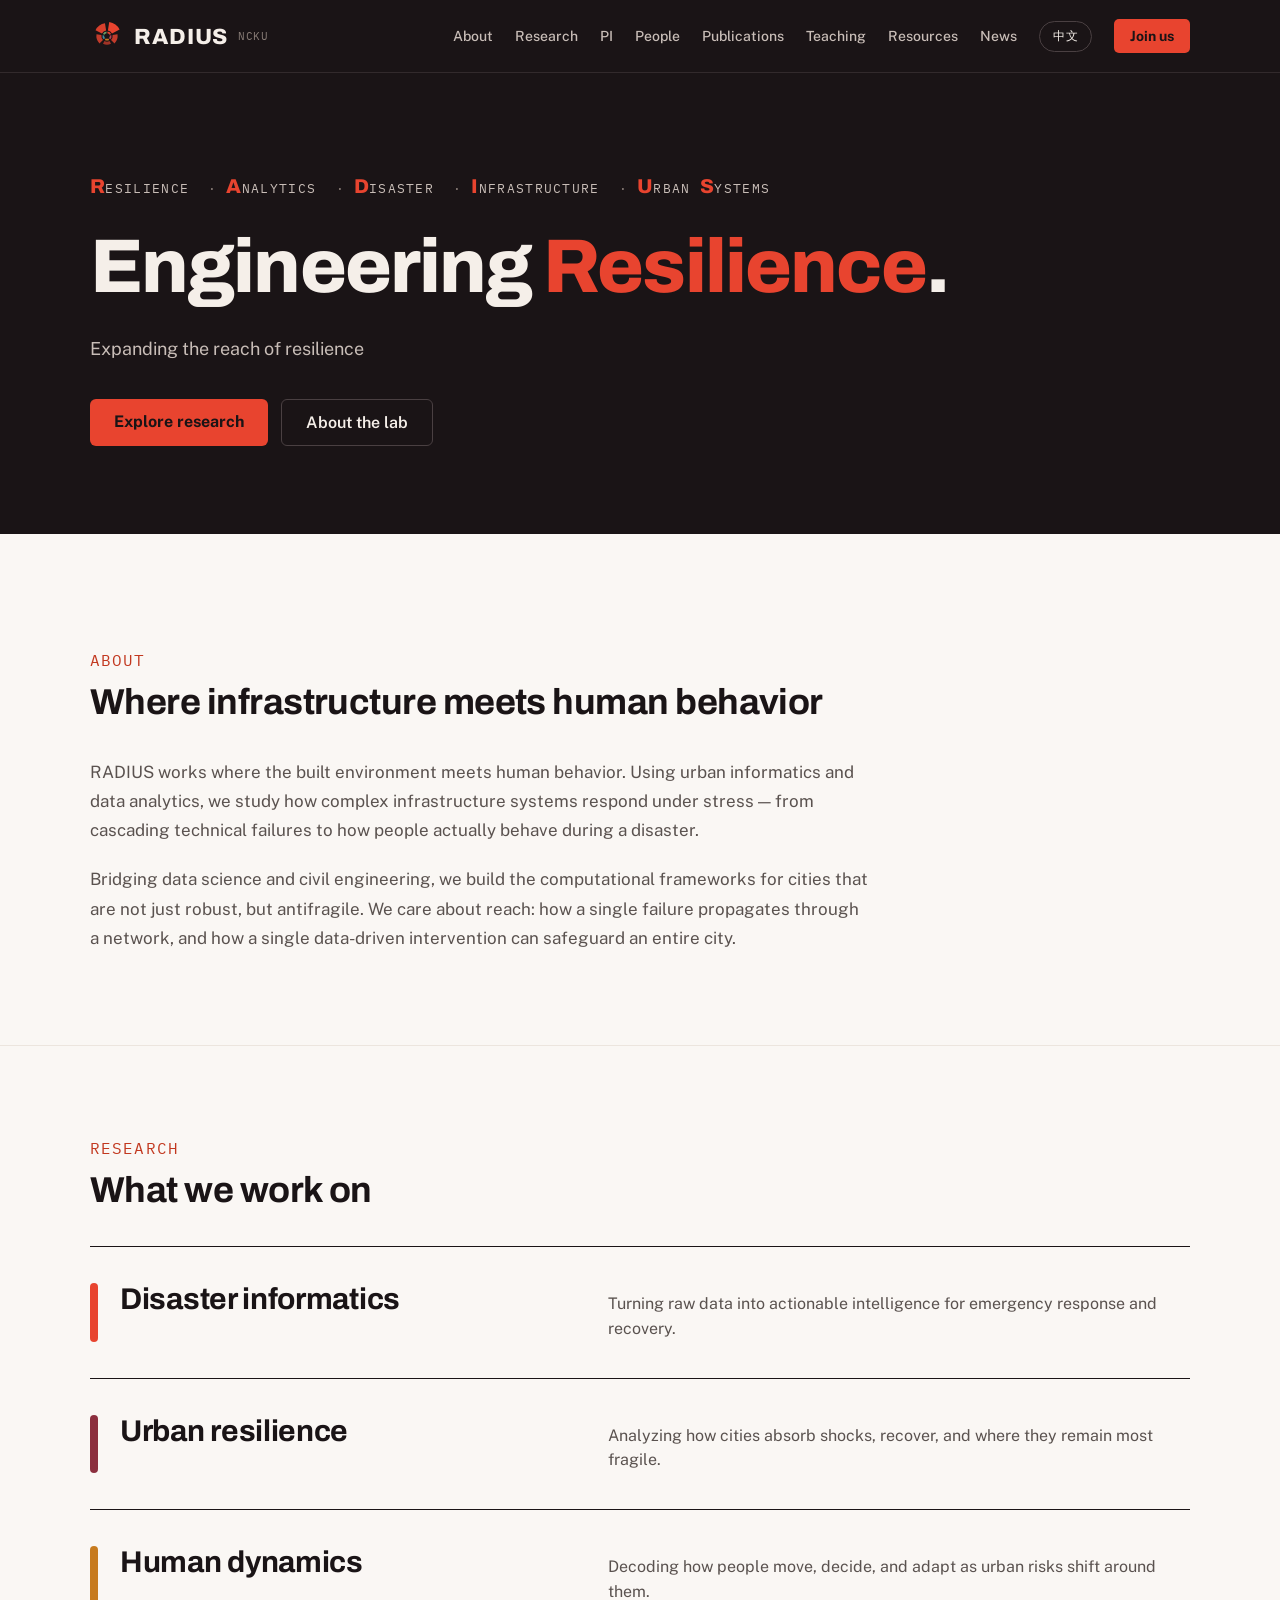
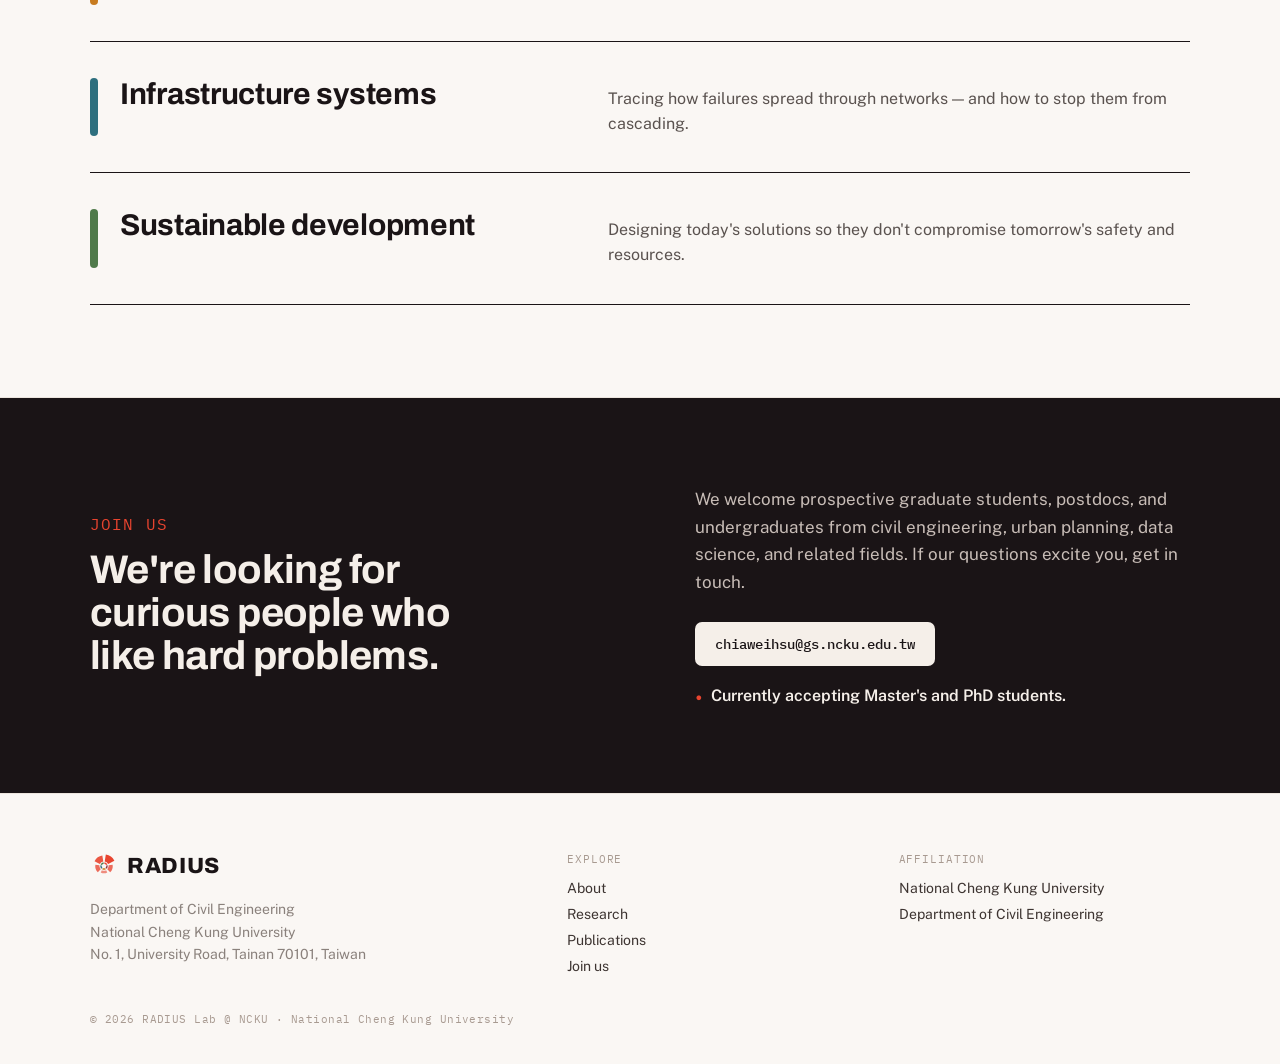
<file: index.html>
<!DOCTYPE html>
<html lang="en" data-lang="en">
<head>
  <meta charset="UTF-8" />
  <meta name="viewport" content="width=device-width, initial-scale=1.0" />
  <title>RADIUS Lab @ NCKU</title>
  <meta name="description" content="RADIUS Lab @ NCKU — engineering urban resilience where infrastructure meets human behavior, through data analytics and disaster informatics. Department of Civil Engineering, National Cheng Kung University." />

  <!-- Latin fonts are served from this repository (fonts/), so the page looks
       identical on every machine even with no internet. Chinese still comes
       from Google's CDN — see the note at the bottom of fonts-selfhost.css. -->
  <!-- Icons. The SVG favicon is used by modern browsers; the PNGs are the
       fallback, and apple-touch-icon is the iOS home-screen tile. -->
  <link rel="icon" href="assets/favicon.svg" type="image/svg+xml" />
  <link rel="icon" href="assets/favicon-32.png" sizes="32x32" type="image/png" />
  <link rel="icon" href="assets/favicon-16.png" sizes="16x16" type="image/png" />
  <link rel="apple-touch-icon" href="assets/apple-touch-icon.png" />

  <!-- Link preview card, shown when the site is shared on Slack, X, LINE. -->
  <meta property="og:type" content="website" />
  <meta property="og:title" content="RADIUS Lab @ NCKU" />
  <meta property="og:description" content="RADIUS Lab @ NCKU — engineering urban resilience where infrastructure meets human behavior, through data analytics and disaster informatics. Department of Civil Engineering, National Cheng Kung University." />
  <meta property="og:url" content="https://radiusncku.github.io/" />
  <meta property="og:image" content="https://radiusncku.github.io/assets/og-image.png" />
  <meta name="twitter:card" content="summary_large_image" />

  <link rel="stylesheet" href="fonts-selfhost.css" />
  <link rel="preconnect" href="https://fonts.googleapis.com" />
  <link rel="preconnect" href="https://fonts.gstatic.com" crossorigin />
  <link href="https://fonts.googleapis.com/css2?family=Noto+Sans+TC:wght@400;500;700;900&display=swap" rel="stylesheet" />

  <link rel="stylesheet" href="styles.css" />
  <script src="script.js" defer></script>

  <!-- NOTE: this file is the page skeleton. The text content comes from
       content.en.json / content.zh.json and is inserted by build.py.
       Do NOT edit index.html by hand — edit the JSON files and re-run build.py. -->
</head>
<body>
  <header class="site-nav">
    <div class="nav-inner">
      <a class="brand" href="index.html">
        <img class="brand-icon" src="assets/icon-full-reversed.svg" alt="" width="34" height="34" />
        <span class="brand-name">RADIUS</span>
        <span class="brand-sub">NCKU</span>
      </a>
      <button class="nav-toggle" type="button" data-nav-toggle aria-label="Menu" aria-expanded="false">
        <span></span><span></span><span></span>
      </button>
      <nav class="nav-links">
        <a class="nav-link active" href="index.html#about"><span data-en>About</span><span data-zh>關於</span></a>
        <a class="nav-link" href="index.html#research"><span data-en>Research</span><span data-zh>研究</span></a>
        <a class="nav-link" href="pi.html"><span data-en>PI</span><span data-zh>主持人</span></a>
        <a class="nav-link" href="people.html"><span data-en>People</span><span data-zh>成員</span></a>
        <a class="nav-link" href="publications.html"><span data-en>Publications</span><span data-zh>著作</span></a>
        <a class="nav-link" href="teaching.html"><span data-en>Teaching</span><span data-zh>教學</span></a>
        <a class="nav-link" href="resources.html"><span data-en>Resources</span><span data-zh>資源</span></a>
        <a class="nav-link" href="news.html"><span data-en>News</span><span data-zh>消息</span></a>
        <button class="lang-toggle" type="button" data-lang-toggle aria-label="Switch language">
          <span data-en>中文</span><span data-zh>EN</span>
        </button>
        <a class="btn-join" href="index.html#join"><span data-en>Join us</span><span data-zh>加入我們</span></a>
      </nav>
    </div>
  </header>

  <section class="hero" id="top">
    <div class="container">
      <p class="acronym">
        <span class="acr-part"><span class="acr-word" data-en><span class="acr-cap">R</span>esilience</span><span class="acr-word" data-zh><span class="acr-cap">R</span>韌性</span></span>
        <span class="acr-part"><span class="acr-word" data-en><span class="acr-cap">A</span>nalytics</span><span class="acr-word" data-zh><span class="acr-cap">A</span>數據分析</span></span>
        <span class="acr-part"><span class="acr-word" data-en><span class="acr-cap">D</span>isaster</span><span class="acr-word" data-zh><span class="acr-cap">D</span>災害</span></span>
        <span class="acr-part"><span class="acr-word" data-en><span class="acr-cap">I</span>nfrastructure</span><span class="acr-word" data-zh><span class="acr-cap">I</span>基礎設施</span></span>
        <span class="acr-part"><span class="acr-word" data-en><span class="acr-cap">U</span>rban <span class="acr-cap">S</span>ystems</span><span class="acr-word" data-zh><span class="acr-cap">US</span>都市系統</span></span>
      </p>
      <h1 class="hero-title" data-en>Engineering <span class="accent">Resilience</span>.</h1>
      <h1 class="hero-title" data-zh>以工程打造<span class="accent">韌性</span>。</h1>
      <p class="hero-sub" data-en>Expanding the reach of resilience</p>
      <p class="hero-sub" data-zh>擴大韌性的半徑</p>
      <div class="hero-actions">
        <a class="btn btn-primary" href="index.html#research"><span data-en>Explore research</span><span data-zh>探索研究</span></a>
        <a class="btn btn-ghost" href="index.html#about"><span data-en>About the lab</span><span data-zh>關於實驗室</span></a>
      </div>
    </div>
  </section>

  <section class="about" id="about">
    <div class="container">
      <p class="eyebrow" data-en>About</p>
      <p class="eyebrow" data-zh>關於</p>
      <h2 class="section-title" data-en>Where infrastructure meets human behavior</h2>
      <h2 class="section-title" data-zh>基礎設施與人類行為的交會處</h2>
      <div class="about-body">
        <p class="about-text" data-en>RADIUS works where the built environment meets human behavior. Using urban informatics and data analytics, we study how complex infrastructure systems respond under stress — from cascading technical failures to how people actually behave during a disaster.</p>
      <p class="about-text" data-zh>RADIUS 實驗室的研究，落在建成環境與人類行為交會的地方。我們運用都市資訊學與數據分析，探討複雜的基礎設施系統在壓力下如何反應——從技術上的連鎖失效，到災害當下人們真實的行為反應。</p>
        <p class="about-text" data-en>Bridging data science and civil engineering, we build the computational frameworks for cities that are not just robust, but antifragile. We care about reach: how a single failure propagates through a network, and how a single data-driven intervention can safeguard an entire city.</p>
      <p class="about-text" data-zh>我們銜接資料科學與土木工程，打造讓城市不只穩健、更能「反脆弱」的計算框架。我們在意的是影響的「半徑」：一個失效如何在網路中擴散，而一次精準、以資料驅動的介入，又能如何守護整座城市。</p>
      </div>
    </div>
  </section>

  <section class="research" id="research">
    <div class="container">
      <p class="eyebrow" data-en>Research</p>
      <p class="eyebrow" data-zh>研究方向</p>
      <h2 class="section-title" data-en>What we work on</h2>
      <h2 class="section-title" data-zh>我們的研究</h2>

      <div class="research-item" data-area="01">
        <div class="research-body">
          <div>
            <h3 class="ri-title" data-en>Disaster informatics</h3>
      <h3 class="ri-title" data-zh>災難資訊</h3>
          </div>
          <div>
            <p class="ri-desc" data-en>Turning raw data into actionable intelligence for emergency response and recovery.</p>
      <p class="ri-desc" data-zh>將原始資料轉化為緊急應變與復原所需的決策情報。</p>
          </div>
        </div>
      </div>
      <div class="research-item" data-area="02">
        <div class="research-body">
          <div>
            <h3 class="ri-title" data-en>Urban resilience</h3>
      <h3 class="ri-title" data-zh>都市韌性</h3>
          </div>
          <div>
            <p class="ri-desc" data-en>Analyzing how cities absorb shocks, recover, and where they remain most fragile.</p>
      <p class="ri-desc" data-zh>分析城市如何吸收衝擊、復原，以及最脆弱的環節所在。</p>
          </div>
        </div>
      </div>
      <div class="research-item" data-area="03">
        <div class="research-body">
          <div>
            <h3 class="ri-title" data-en>Human dynamics</h3>
      <h3 class="ri-title" data-zh>人類行為動態</h3>
          </div>
          <div>
            <p class="ri-desc" data-en>Decoding how people move, decide, and adapt as urban risks shift around them.</p>
      <p class="ri-desc" data-zh>解析人們在都市風險變動下如何移動、決策與調適。</p>
          </div>
        </div>
      </div>
      <div class="research-item" data-area="04">
        <div class="research-body">
          <div>
            <h3 class="ri-title" data-en>Infrastructure systems</h3>
      <h3 class="ri-title" data-zh>基礎設施系統</h3>
          </div>
          <div>
            <p class="ri-desc" data-en>Tracing how failures spread through networks — and how to stop them from cascading.</p>
      <p class="ri-desc" data-zh>追蹤失效如何在網路中傳遞，以及如何阻止其連鎖擴散。</p>
          </div>
        </div>
      </div>
      <div class="research-item" data-area="05">
        <div class="research-body">
          <div>
            <h3 class="ri-title" data-en>Sustainable development</h3>
      <h3 class="ri-title" data-zh>永續發展</h3>
          </div>
          <div>
            <p class="ri-desc" data-en>Designing today's solutions so they don't compromise tomorrow's safety and resources.</p>
      <p class="ri-desc" data-zh>讓今日的解決方案，不犧牲明日的安全與資源。</p>
          </div>
        </div>
      </div>
    </div>
  </section>

  <section class="join" id="join">
    <div class="container">
      <div>
        <p class="eyebrow" data-en>Join us</p>
      <p class="eyebrow" data-zh>加入我們</p>
        <h2 class="join-title" data-en>We're looking for curious people who like hard problems.</h2>
      <h2 class="join-title" data-zh>我們正在尋找喜歡挑戰難題、充滿好奇心的夥伴。</h2>
      </div>
      <div>
        <p class="join-text" data-en>We welcome prospective graduate students, postdocs, and undergraduates from civil engineering, urban planning, data science, and related fields. If our questions excite you, get in touch.</p>
      <p class="join-text" data-zh>歡迎土木工程、都市計畫、資料科學及相關領域的準研究生、博士後與大學部同學加入。若你對我們的研究主題感興趣，歡迎與我們聯絡。</p>
        <div class="join-actions">
          <a class="btn-email" href="mailto:chiaweihsu@gs.ncku.edu.tw">chiaweihsu@gs.ncku.edu.tw</a>
        </div>
        <p class="join-note" data-en>Currently accepting Master's and PhD students.</p>
      <p class="join-note" data-zh>目前招收碩士與博士生。</p>
      </div>
    </div>
  </section>

  <footer class="site-footer">
    <div class="footer-grid">
      <div>
        <span class="footer-brand"><img class="footer-icon" src="assets/icon-full.svg" alt="" width="28" height="28" />RADIUS</span>
        <p class="footer-addr" data-en>Department of Civil Engineering<br />National Cheng Kung University<br />No. 1, University Road, Tainan 70101, Taiwan</p>
        <p class="footer-addr" data-zh>國立成功大學 土木工程學系<br />70101 台南市東區大學路一號</p>
      </div>
      <div>
        <p class="footer-col-title"><span data-en>Explore</span><span data-zh>瀏覽</span></p>
        <div class="footer-links">
          <a href="index.html#about"><span data-en>About</span><span data-zh>關於</span></a>
          <a href="index.html#research"><span data-en>Research</span><span data-zh>研究</span></a>
          <a href="publications.html"><span data-en>Publications</span><span data-zh>著作</span></a>
          <a href="index.html#join"><span data-en>Join us</span><span data-zh>加入我們</span></a>
        </div>
      </div>
      <div>
        <p class="footer-col-title"><span data-en>Affiliation</span><span data-zh>隸屬單位</span></p>
        <div class="footer-links">
          <a href="https://www.ncku.edu.tw/"><span data-en>National Cheng Kung University</span><span data-zh>國立成功大學</span></a>
          <a href="https://www.civil.ncku.edu.tw/"><span data-en>Department of Civil Engineering</span><span data-zh>土木工程學系</span></a>
        </div>
      </div>
    </div>
    <div class="footer-copy">
      <p>© 2026 RADIUS Lab @ NCKU · National Cheng Kung University</p>
    </div>
  </footer>
</body>
</html>
</file>
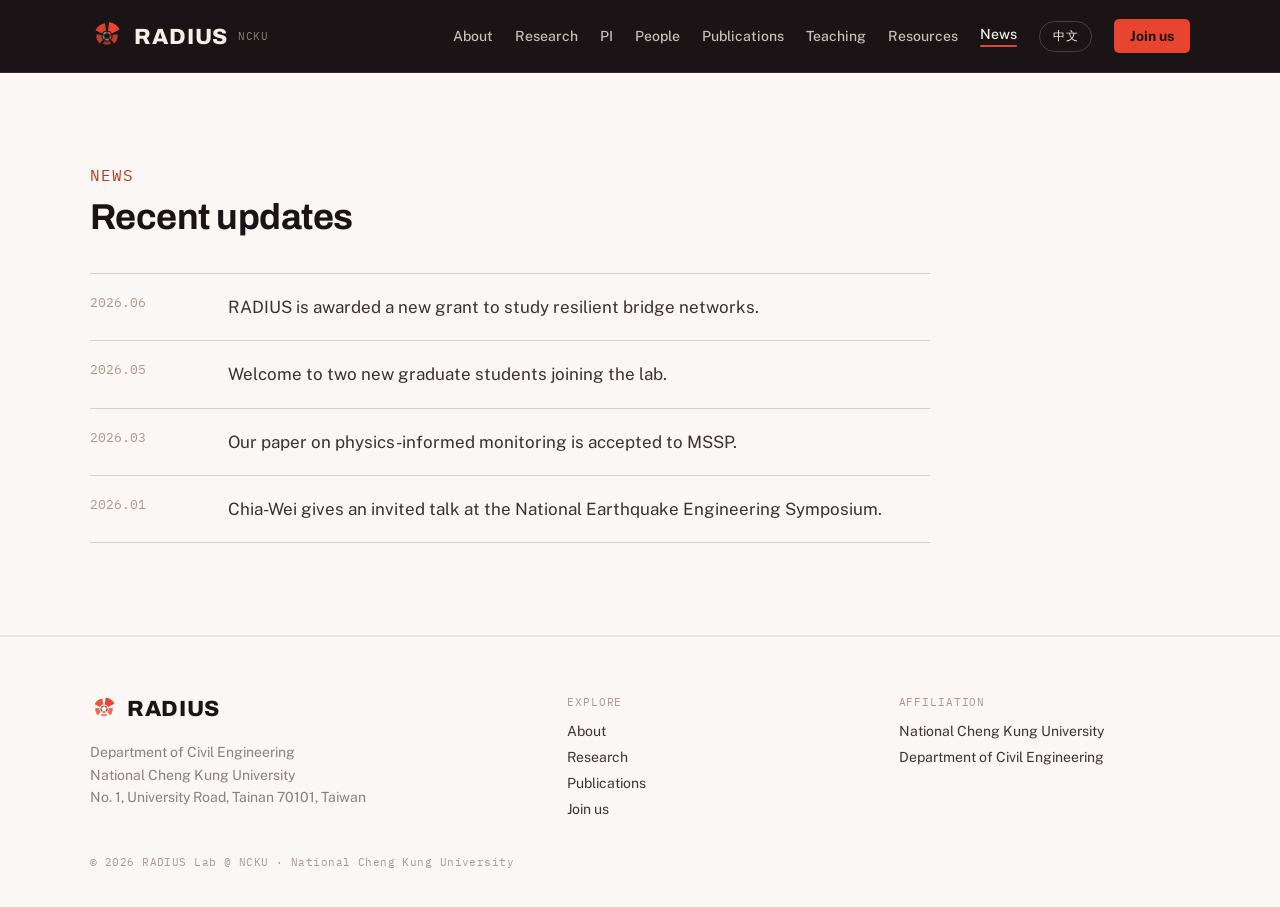
<file: news.html>
<!DOCTYPE html>
<html lang="en" data-lang="en">
<head>
  <meta charset="UTF-8" />
  <meta name="viewport" content="width=device-width, initial-scale=1.0" />
  <title>News · RADIUS Lab @ NCKU</title>
  <meta name="description" content="RADIUS Lab @ NCKU — engineering urban resilience where infrastructure meets human behavior, through data analytics and disaster informatics. Department of Civil Engineering, National Cheng Kung University." />

  <!-- Latin fonts are served from this repository (fonts/), so the page looks
       identical on every machine even with no internet. Chinese still comes
       from Google's CDN — see the note at the bottom of fonts-selfhost.css. -->
  <!-- Icons. The SVG favicon is used by modern browsers; the PNGs are the
       fallback, and apple-touch-icon is the iOS home-screen tile. -->
  <link rel="icon" href="assets/favicon.svg" type="image/svg+xml" />
  <link rel="icon" href="assets/favicon-32.png" sizes="32x32" type="image/png" />
  <link rel="icon" href="assets/favicon-16.png" sizes="16x16" type="image/png" />
  <link rel="apple-touch-icon" href="assets/apple-touch-icon.png" />

  <!-- Link preview card, shown when the site is shared on Slack, X, LINE. -->
  <meta property="og:type" content="website" />
  <meta property="og:title" content="News · RADIUS Lab @ NCKU" />
  <meta property="og:description" content="RADIUS Lab @ NCKU — engineering urban resilience where infrastructure meets human behavior, through data analytics and disaster informatics. Department of Civil Engineering, National Cheng Kung University." />
  <meta property="og:url" content="https://radiusncku.github.io/" />
  <meta property="og:image" content="https://radiusncku.github.io/assets/og-image.png" />
  <meta name="twitter:card" content="summary_large_image" />

  <link rel="stylesheet" href="fonts-selfhost.css" />
  <link rel="preconnect" href="https://fonts.googleapis.com" />
  <link rel="preconnect" href="https://fonts.gstatic.com" crossorigin />
  <link href="https://fonts.googleapis.com/css2?family=Noto+Sans+TC:wght@400;500;700;900&display=swap" rel="stylesheet" />

  <link rel="stylesheet" href="styles.css" />
  <script src="script.js" defer></script>

  <!-- NOTE: this file is the page skeleton. The text content comes from
       content.en.json / content.zh.json and is inserted by build.py.
       Do NOT edit index.html by hand — edit the JSON files and re-run build.py. -->
</head>
<body>
  <header class="site-nav">
    <div class="nav-inner">
      <a class="brand" href="index.html">
        <img class="brand-icon" src="assets/icon-full-reversed.svg" alt="" width="34" height="34" />
        <span class="brand-name">RADIUS</span>
        <span class="brand-sub">NCKU</span>
      </a>
      <button class="nav-toggle" type="button" data-nav-toggle aria-label="Menu" aria-expanded="false">
        <span></span><span></span><span></span>
      </button>
      <nav class="nav-links">
        <a class="nav-link" href="index.html#about"><span data-en>About</span><span data-zh>關於</span></a>
        <a class="nav-link" href="index.html#research"><span data-en>Research</span><span data-zh>研究</span></a>
        <a class="nav-link" href="pi.html"><span data-en>PI</span><span data-zh>主持人</span></a>
        <a class="nav-link" href="people.html"><span data-en>People</span><span data-zh>成員</span></a>
        <a class="nav-link" href="publications.html"><span data-en>Publications</span><span data-zh>著作</span></a>
        <a class="nav-link" href="teaching.html"><span data-en>Teaching</span><span data-zh>教學</span></a>
        <a class="nav-link" href="resources.html"><span data-en>Resources</span><span data-zh>資源</span></a>
        <a class="nav-link active" href="news.html"><span data-en>News</span><span data-zh>消息</span></a>
        <button class="lang-toggle" type="button" data-lang-toggle aria-label="Switch language">
          <span data-en>中文</span><span data-zh>EN</span>
        </button>
        <a class="btn-join" href="index.html#join"><span data-en>Join us</span><span data-zh>加入我們</span></a>
      </nav>
    </div>
  </header>

  <section class="news" id="news">
    <div class="container">
      <p class="eyebrow" data-en>News</p>
      <p class="eyebrow" data-zh>最新消息</p>
      <h2 class="section-title" data-en>Recent updates</h2>
      <h2 class="section-title" data-zh>近期動態</h2>
      <div class="news-list">
        <div class="news-item">
          <span class="news-date">2026.06</span>
          <p class="news-text" data-en>RADIUS is awarded a new grant to study resilient bridge networks.</p>
      <p class="news-text" data-zh>RADIUS 獲得新計畫補助，研究韌性橋梁網路。</p>
        </div>
        <div class="news-item">
          <span class="news-date">2026.05</span>
          <p class="news-text" data-en>Welcome to two new graduate students joining the lab.</p>
      <p class="news-text" data-zh>歡迎兩位新進研究生加入實驗室。</p>
        </div>
        <div class="news-item">
          <span class="news-date">2026.03</span>
          <p class="news-text" data-en>Our paper on physics-informed monitoring is accepted to MSSP.</p>
      <p class="news-text" data-zh>結合物理知識的監測論文獲 MSSP 接受刊登。</p>
        </div>
        <div class="news-item">
          <span class="news-date">2026.01</span>
          <p class="news-text" data-en>Chia-Wei gives an invited talk at the National Earthquake Engineering Symposium.</p>
      <p class="news-text" data-zh>許家維於全國地震工程研討會發表邀請演講。</p>
        </div>
      </div>
    </div>
  </section>

  <footer class="site-footer">
    <div class="footer-grid">
      <div>
        <span class="footer-brand"><img class="footer-icon" src="assets/icon-full.svg" alt="" width="28" height="28" />RADIUS</span>
        <p class="footer-addr" data-en>Department of Civil Engineering<br />National Cheng Kung University<br />No. 1, University Road, Tainan 70101, Taiwan</p>
        <p class="footer-addr" data-zh>國立成功大學 土木工程學系<br />70101 台南市東區大學路一號</p>
      </div>
      <div>
        <p class="footer-col-title"><span data-en>Explore</span><span data-zh>瀏覽</span></p>
        <div class="footer-links">
          <a href="index.html#about"><span data-en>About</span><span data-zh>關於</span></a>
          <a href="index.html#research"><span data-en>Research</span><span data-zh>研究</span></a>
          <a href="publications.html"><span data-en>Publications</span><span data-zh>著作</span></a>
          <a href="index.html#join"><span data-en>Join us</span><span data-zh>加入我們</span></a>
        </div>
      </div>
      <div>
        <p class="footer-col-title"><span data-en>Affiliation</span><span data-zh>隸屬單位</span></p>
        <div class="footer-links">
          <a href="https://www.ncku.edu.tw/"><span data-en>National Cheng Kung University</span><span data-zh>國立成功大學</span></a>
          <a href="https://www.civil.ncku.edu.tw/"><span data-en>Department of Civil Engineering</span><span data-zh>土木工程學系</span></a>
        </div>
      </div>
    </div>
    <div class="footer-copy">
      <p>© 2026 RADIUS Lab @ NCKU · National Cheng Kung University</p>
    </div>
  </footer>
</body>
</html>
</file>
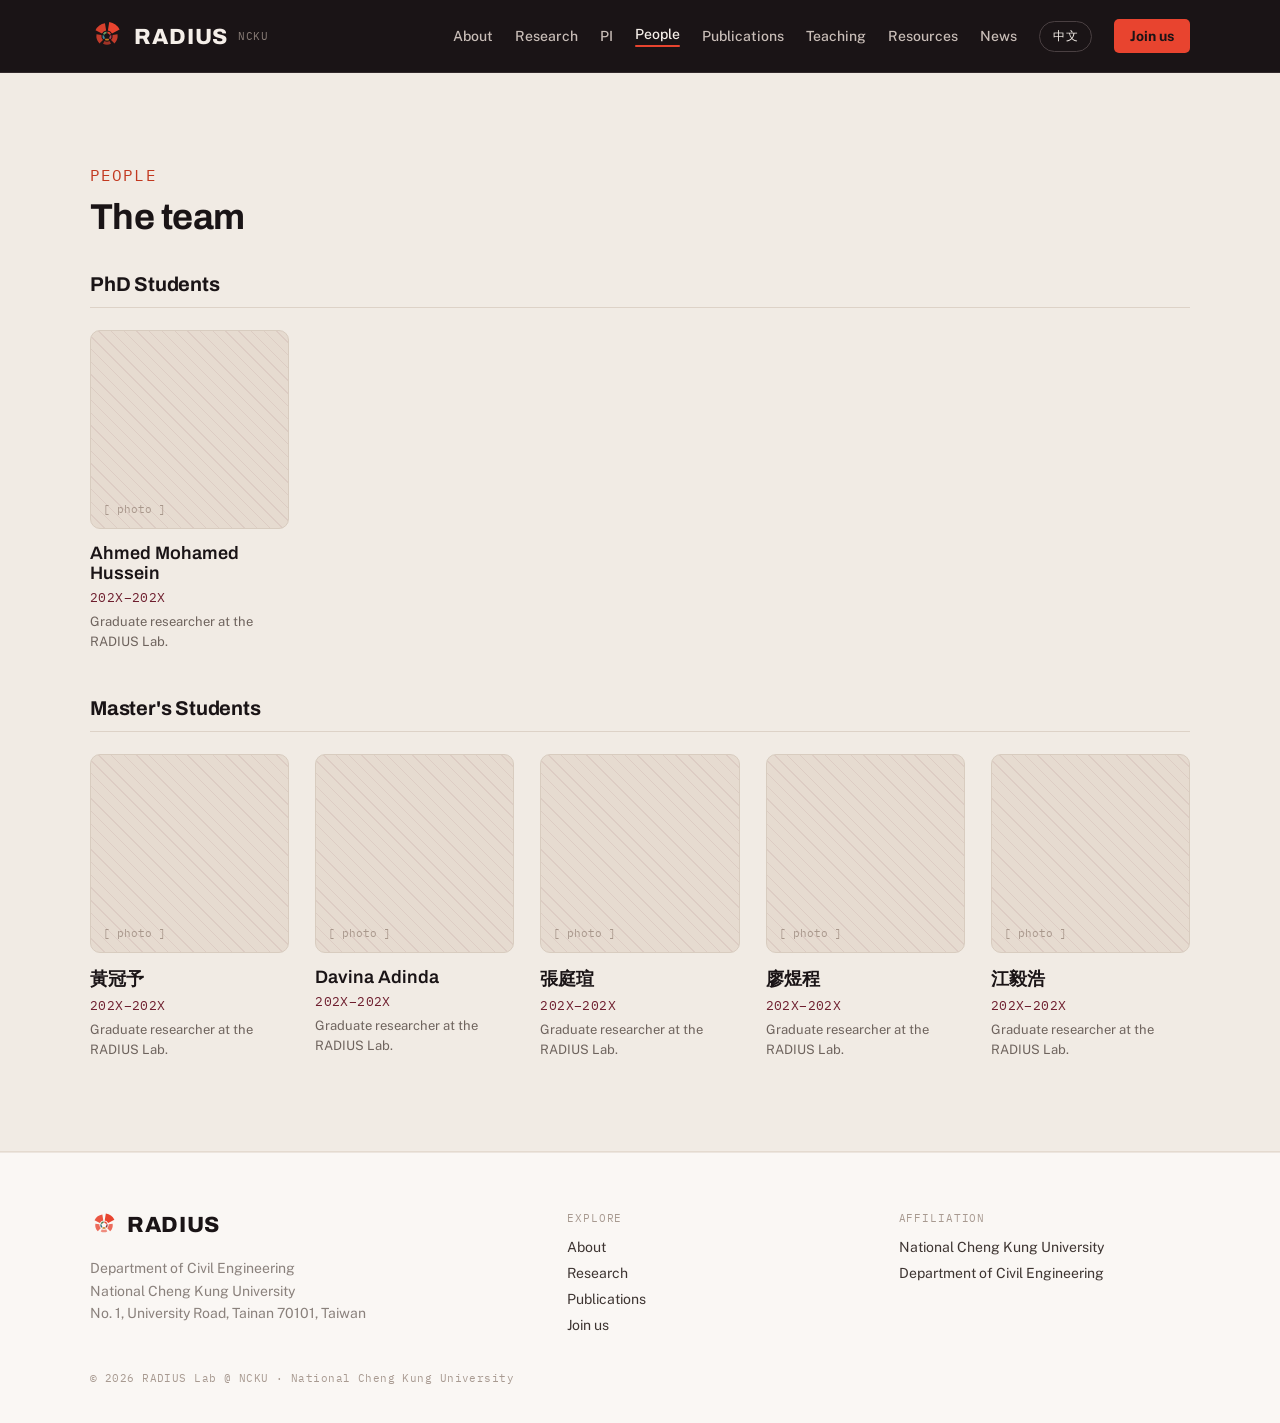
<file: people.html>
<!DOCTYPE html>
<html lang="en" data-lang="en">
<head>
  <meta charset="UTF-8" />
  <meta name="viewport" content="width=device-width, initial-scale=1.0" />
  <title>People · RADIUS Lab @ NCKU</title>
  <meta name="description" content="RADIUS Lab @ NCKU — engineering urban resilience where infrastructure meets human behavior, through data analytics and disaster informatics. Department of Civil Engineering, National Cheng Kung University." />

  <!-- Latin fonts are served from this repository (fonts/), so the page looks
       identical on every machine even with no internet. Chinese still comes
       from Google's CDN — see the note at the bottom of fonts-selfhost.css. -->
  <!-- Icons. The SVG favicon is used by modern browsers; the PNGs are the
       fallback, and apple-touch-icon is the iOS home-screen tile. -->
  <link rel="icon" href="assets/favicon.svg" type="image/svg+xml" />
  <link rel="icon" href="assets/favicon-32.png" sizes="32x32" type="image/png" />
  <link rel="icon" href="assets/favicon-16.png" sizes="16x16" type="image/png" />
  <link rel="apple-touch-icon" href="assets/apple-touch-icon.png" />

  <!-- Link preview card, shown when the site is shared on Slack, X, LINE. -->
  <meta property="og:type" content="website" />
  <meta property="og:title" content="People · RADIUS Lab @ NCKU" />
  <meta property="og:description" content="RADIUS Lab @ NCKU — engineering urban resilience where infrastructure meets human behavior, through data analytics and disaster informatics. Department of Civil Engineering, National Cheng Kung University." />
  <meta property="og:url" content="https://radiusncku.github.io/" />
  <meta property="og:image" content="https://radiusncku.github.io/assets/og-image.png" />
  <meta name="twitter:card" content="summary_large_image" />

  <link rel="stylesheet" href="fonts-selfhost.css" />
  <link rel="preconnect" href="https://fonts.googleapis.com" />
  <link rel="preconnect" href="https://fonts.gstatic.com" crossorigin />
  <link href="https://fonts.googleapis.com/css2?family=Noto+Sans+TC:wght@400;500;700;900&display=swap" rel="stylesheet" />

  <link rel="stylesheet" href="styles.css" />
  <script src="script.js" defer></script>

  <!-- NOTE: this file is the page skeleton. The text content comes from
       content.en.json / content.zh.json and is inserted by build.py.
       Do NOT edit index.html by hand — edit the JSON files and re-run build.py. -->
</head>
<body>
  <header class="site-nav">
    <div class="nav-inner">
      <a class="brand" href="index.html">
        <img class="brand-icon" src="assets/icon-full-reversed.svg" alt="" width="34" height="34" />
        <span class="brand-name">RADIUS</span>
        <span class="brand-sub">NCKU</span>
      </a>
      <button class="nav-toggle" type="button" data-nav-toggle aria-label="Menu" aria-expanded="false">
        <span></span><span></span><span></span>
      </button>
      <nav class="nav-links">
        <a class="nav-link" href="index.html#about"><span data-en>About</span><span data-zh>關於</span></a>
        <a class="nav-link" href="index.html#research"><span data-en>Research</span><span data-zh>研究</span></a>
        <a class="nav-link" href="pi.html"><span data-en>PI</span><span data-zh>主持人</span></a>
        <a class="nav-link active" href="people.html"><span data-en>People</span><span data-zh>成員</span></a>
        <a class="nav-link" href="publications.html"><span data-en>Publications</span><span data-zh>著作</span></a>
        <a class="nav-link" href="teaching.html"><span data-en>Teaching</span><span data-zh>教學</span></a>
        <a class="nav-link" href="resources.html"><span data-en>Resources</span><span data-zh>資源</span></a>
        <a class="nav-link" href="news.html"><span data-en>News</span><span data-zh>消息</span></a>
        <button class="lang-toggle" type="button" data-lang-toggle aria-label="Switch language">
          <span data-en>中文</span><span data-zh>EN</span>
        </button>
        <a class="btn-join" href="index.html#join"><span data-en>Join us</span><span data-zh>加入我們</span></a>
      </nav>
    </div>
  </header>

  <section class="people" id="people">
    <div class="container">
      <p class="eyebrow" data-en>People</p>
      <p class="eyebrow" data-zh>成員</p>
      <h2 class="section-title" data-en>The team</h2>
      <h2 class="section-title" data-zh>研究團隊</h2>

      <div class="member-group">
        <h3 class="member-group-title" data-en>PhD Students</h3>
      <h3 class="member-group-title" data-zh>博士生</h3>
        <div class="members">
        <div class="member">
          <div class="photo member-photo"><span>[ photo ]</span></div>
          <h4><span data-en>Ahmed Mohamed Hussein</span><span data-zh>穆海珊</span></h4>
          <p class="member-class">202X–202X</p>
          <p class="member-note" data-en>Graduate researcher at the RADIUS Lab.</p>
      <p class="member-note" data-zh>RADIUS 實驗室研究生。</p>
        </div>
        </div>
      </div>
      <div class="member-group">
        <h3 class="member-group-title" data-en>Master's Students</h3>
      <h3 class="member-group-title" data-zh>碩士生</h3>
        <div class="members">
        <div class="member">
          <div class="photo member-photo"><span>[ photo ]</span></div>
          <h4>黃冠予</h4>
          <p class="member-class">202X–202X</p>
          <p class="member-note" data-en>Graduate researcher at the RADIUS Lab.</p>
      <p class="member-note" data-zh>RADIUS 實驗室研究生。</p>
        </div>
        <div class="member">
          <div class="photo member-photo"><span>[ photo ]</span></div>
          <h4><span data-en>Davina Adinda</span><span data-zh>達菲娜</span></h4>
          <p class="member-class">202X–202X</p>
          <p class="member-note" data-en>Graduate researcher at the RADIUS Lab.</p>
      <p class="member-note" data-zh>RADIUS 實驗室研究生。</p>
        </div>
        <div class="member">
          <div class="photo member-photo"><span>[ photo ]</span></div>
          <h4>張庭瑄</h4>
          <p class="member-class">202X–202X</p>
          <p class="member-note" data-en>Graduate researcher at the RADIUS Lab.</p>
      <p class="member-note" data-zh>RADIUS 實驗室研究生。</p>
        </div>
        <div class="member">
          <div class="photo member-photo"><span>[ photo ]</span></div>
          <h4>廖煜程</h4>
          <p class="member-class">202X–202X</p>
          <p class="member-note" data-en>Graduate researcher at the RADIUS Lab.</p>
      <p class="member-note" data-zh>RADIUS 實驗室研究生。</p>
        </div>
        <div class="member">
          <div class="photo member-photo"><span>[ photo ]</span></div>
          <h4>江毅浩</h4>
          <p class="member-class">202X–202X</p>
          <p class="member-note" data-en>Graduate researcher at the RADIUS Lab.</p>
      <p class="member-note" data-zh>RADIUS 實驗室研究生。</p>
        </div>
        </div>
      </div>
    </div>
  </section>

  <footer class="site-footer">
    <div class="footer-grid">
      <div>
        <span class="footer-brand"><img class="footer-icon" src="assets/icon-full.svg" alt="" width="28" height="28" />RADIUS</span>
        <p class="footer-addr" data-en>Department of Civil Engineering<br />National Cheng Kung University<br />No. 1, University Road, Tainan 70101, Taiwan</p>
        <p class="footer-addr" data-zh>國立成功大學 土木工程學系<br />70101 台南市東區大學路一號</p>
      </div>
      <div>
        <p class="footer-col-title"><span data-en>Explore</span><span data-zh>瀏覽</span></p>
        <div class="footer-links">
          <a href="index.html#about"><span data-en>About</span><span data-zh>關於</span></a>
          <a href="index.html#research"><span data-en>Research</span><span data-zh>研究</span></a>
          <a href="publications.html"><span data-en>Publications</span><span data-zh>著作</span></a>
          <a href="index.html#join"><span data-en>Join us</span><span data-zh>加入我們</span></a>
        </div>
      </div>
      <div>
        <p class="footer-col-title"><span data-en>Affiliation</span><span data-zh>隸屬單位</span></p>
        <div class="footer-links">
          <a href="https://www.ncku.edu.tw/"><span data-en>National Cheng Kung University</span><span data-zh>國立成功大學</span></a>
          <a href="https://www.civil.ncku.edu.tw/"><span data-en>Department of Civil Engineering</span><span data-zh>土木工程學系</span></a>
        </div>
      </div>
    </div>
    <div class="footer-copy">
      <p>© 2026 RADIUS Lab @ NCKU · National Cheng Kung University</p>
    </div>
  </footer>
</body>
</html>
</file>
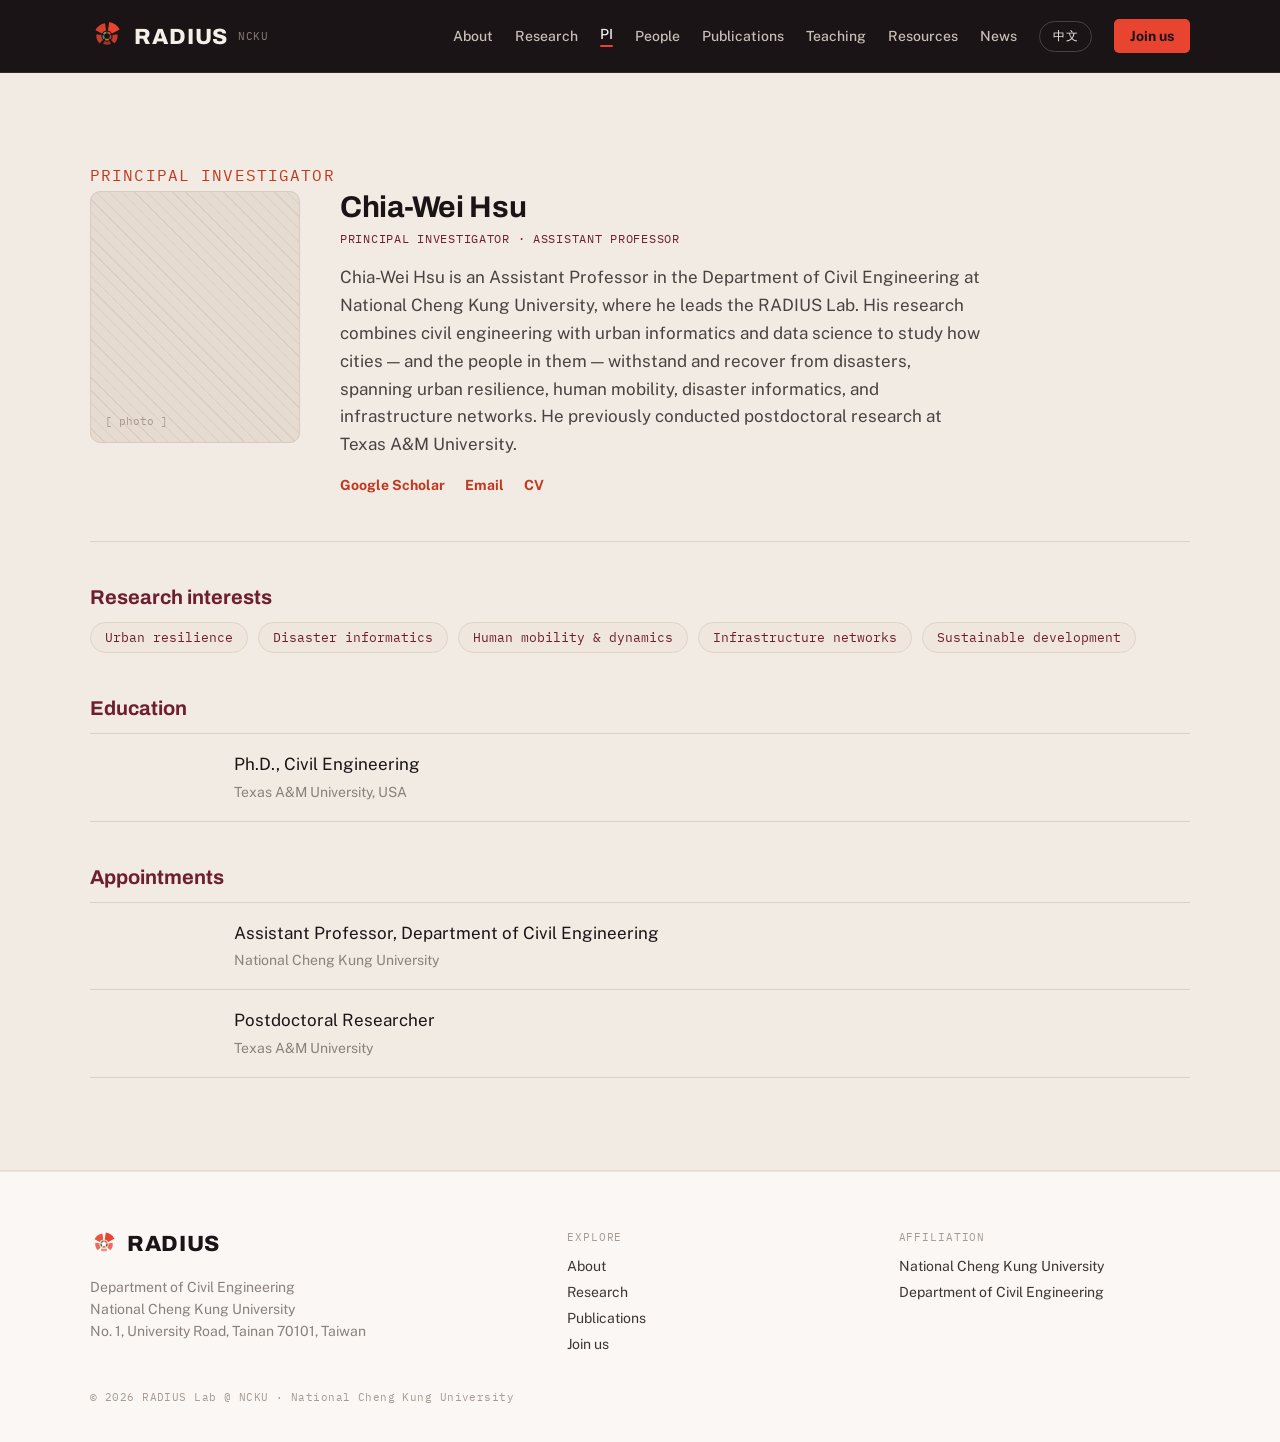
<file: pi.html>
<!DOCTYPE html>
<html lang="en" data-lang="en">
<head>
  <meta charset="UTF-8" />
  <meta name="viewport" content="width=device-width, initial-scale=1.0" />
  <title>PI · RADIUS Lab @ NCKU</title>
  <meta name="description" content="RADIUS Lab @ NCKU — engineering urban resilience where infrastructure meets human behavior, through data analytics and disaster informatics. Department of Civil Engineering, National Cheng Kung University." />

  <!-- Latin fonts are served from this repository (fonts/), so the page looks
       identical on every machine even with no internet. Chinese still comes
       from Google's CDN — see the note at the bottom of fonts-selfhost.css. -->
  <!-- Icons. The SVG favicon is used by modern browsers; the PNGs are the
       fallback, and apple-touch-icon is the iOS home-screen tile. -->
  <link rel="icon" href="assets/favicon.svg" type="image/svg+xml" />
  <link rel="icon" href="assets/favicon-32.png" sizes="32x32" type="image/png" />
  <link rel="icon" href="assets/favicon-16.png" sizes="16x16" type="image/png" />
  <link rel="apple-touch-icon" href="assets/apple-touch-icon.png" />

  <!-- Link preview card, shown when the site is shared on Slack, X, LINE. -->
  <meta property="og:type" content="website" />
  <meta property="og:title" content="PI · RADIUS Lab @ NCKU" />
  <meta property="og:description" content="RADIUS Lab @ NCKU — engineering urban resilience where infrastructure meets human behavior, through data analytics and disaster informatics. Department of Civil Engineering, National Cheng Kung University." />
  <meta property="og:url" content="https://radiusncku.github.io/" />
  <meta property="og:image" content="https://radiusncku.github.io/assets/og-image.png" />
  <meta name="twitter:card" content="summary_large_image" />

  <link rel="stylesheet" href="fonts-selfhost.css" />
  <link rel="preconnect" href="https://fonts.googleapis.com" />
  <link rel="preconnect" href="https://fonts.gstatic.com" crossorigin />
  <link href="https://fonts.googleapis.com/css2?family=Noto+Sans+TC:wght@400;500;700;900&display=swap" rel="stylesheet" />

  <link rel="stylesheet" href="styles.css" />
  <script src="script.js" defer></script>

  <!-- NOTE: this file is the page skeleton. The text content comes from
       content.en.json / content.zh.json and is inserted by build.py.
       Do NOT edit index.html by hand — edit the JSON files and re-run build.py. -->
</head>
<body>
  <header class="site-nav">
    <div class="nav-inner">
      <a class="brand" href="index.html">
        <img class="brand-icon" src="assets/icon-full-reversed.svg" alt="" width="34" height="34" />
        <span class="brand-name">RADIUS</span>
        <span class="brand-sub">NCKU</span>
      </a>
      <button class="nav-toggle" type="button" data-nav-toggle aria-label="Menu" aria-expanded="false">
        <span></span><span></span><span></span>
      </button>
      <nav class="nav-links">
        <a class="nav-link" href="index.html#about"><span data-en>About</span><span data-zh>關於</span></a>
        <a class="nav-link" href="index.html#research"><span data-en>Research</span><span data-zh>研究</span></a>
        <a class="nav-link active" href="pi.html"><span data-en>PI</span><span data-zh>主持人</span></a>
        <a class="nav-link" href="people.html"><span data-en>People</span><span data-zh>成員</span></a>
        <a class="nav-link" href="publications.html"><span data-en>Publications</span><span data-zh>著作</span></a>
        <a class="nav-link" href="teaching.html"><span data-en>Teaching</span><span data-zh>教學</span></a>
        <a class="nav-link" href="resources.html"><span data-en>Resources</span><span data-zh>資源</span></a>
        <a class="nav-link" href="news.html"><span data-en>News</span><span data-zh>消息</span></a>
        <button class="lang-toggle" type="button" data-lang-toggle aria-label="Switch language">
          <span data-en>中文</span><span data-zh>EN</span>
        </button>
        <a class="btn-join" href="index.html#join"><span data-en>Join us</span><span data-zh>加入我們</span></a>
      </nav>
    </div>
  </header>

  <section class="people pi-page" id="pi">
    <div class="container">
      <p class="eyebrow" data-en>Principal Investigator</p>
      <p class="eyebrow" data-zh>主持人</p>
      <div class="pi">
        <div class="photo pi-photo"><span>[ photo ]</span></div>
        <div>
          <h3 class="pi-name" data-en>Chia-Wei Hsu</h3>
      <h3 class="pi-name" data-zh>許家維</h3>
          <p class="pi-role" data-en>Principal Investigator · Assistant Professor</p>
      <p class="pi-role" data-zh>主持人 · 助理教授</p>
          <p class="pi-bio" data-en>Chia-Wei Hsu is an Assistant Professor in the Department of Civil Engineering at National Cheng Kung University, where he leads the RADIUS Lab. His research combines civil engineering with urban informatics and data science to study how cities — and the people in them — withstand and recover from disasters, spanning urban resilience, human mobility, disaster informatics, and infrastructure networks. He previously conducted postdoctoral research at Texas A&amp;M University.</p>
      <p class="pi-bio" data-zh>許家維為國立成功大學土木工程學系助理教授，主持 RADIUS 實驗室。研究結合土木工程、都市資訊學與資料科學，探討城市以及其中的人們如何承受災害並從中復原，涵蓋都市韌性、人類移動行為、災難資訊與基礎設施網路。先前於美國德州農工大學（Texas A&amp;M University）從事博士後研究。</p>
          <div class="pi-links"><a href="https://scholar.google.com/citations?hl=en&amp;user=QJc1UyIAAAAJ">Google Scholar</a><a href="mailto:chiaweihsu@gs.ncku.edu.tw">Email</a><a href="#">CV</a></div>
        </div>
      </div>

      <div class="cv-block">
        <h3 class="cv-block-title" data-en>Research interests</h3>
      <h3 class="cv-block-title" data-zh>研究興趣</h3>
        <div class="pi-tags"><span class="pi-tag"><span data-en>Urban resilience</span><span data-zh>都市韌性</span></span> <span class="pi-tag"><span data-en>Disaster informatics</span><span data-zh>災難資訊</span></span> <span class="pi-tag"><span data-en>Human mobility &amp; dynamics</span><span data-zh>人類移動與行為</span></span> <span class="pi-tag"><span data-en>Infrastructure networks</span><span data-zh>基礎設施網路</span></span> <span class="pi-tag"><span data-en>Sustainable development</span><span data-zh>永續發展</span></span></div>
      </div>

      <div class="cv-block">
        <h3 class="cv-block-title" data-en>Education</h3>
      <h3 class="cv-block-title" data-zh>學歷</h3>
        <div class="tt-item">
          <span class="tt-lead"></span>
          <div>
            <p class="tt-title" data-en>Ph.D., Civil Engineering</p>
            <p class="tt-title" data-zh>博士，土木工程</p>
            <p class="tt-venue" data-en>Texas A&amp;M University, USA</p>
            <p class="tt-venue" data-zh>美國德州農工大學（Texas A&amp;M University）</p>
          </div>
        </div>
      </div>

      <div class="cv-block">
        <h3 class="cv-block-title" data-en>Appointments</h3>
      <h3 class="cv-block-title" data-zh>經歷</h3>
        <div class="tt-item">
          <span class="tt-lead"></span>
          <div>
            <p class="tt-title" data-en>Assistant Professor, Department of Civil Engineering</p>
            <p class="tt-title" data-zh>助理教授，土木工程學系</p>
            <p class="tt-venue" data-en>National Cheng Kung University</p>
            <p class="tt-venue" data-zh>國立成功大學</p>
          </div>
        </div>
        <div class="tt-item">
          <span class="tt-lead"></span>
          <div>
            <p class="tt-title" data-en>Postdoctoral Researcher</p>
            <p class="tt-title" data-zh>博士後研究員</p>
            <p class="tt-venue" data-en>Texas A&amp;M University</p>
            <p class="tt-venue" data-zh>美國德州農工大學</p>
          </div>
        </div>
      </div>
    </div>
  </section>

  <footer class="site-footer">
    <div class="footer-grid">
      <div>
        <span class="footer-brand"><img class="footer-icon" src="assets/icon-full.svg" alt="" width="28" height="28" />RADIUS</span>
        <p class="footer-addr" data-en>Department of Civil Engineering<br />National Cheng Kung University<br />No. 1, University Road, Tainan 70101, Taiwan</p>
        <p class="footer-addr" data-zh>國立成功大學 土木工程學系<br />70101 台南市東區大學路一號</p>
      </div>
      <div>
        <p class="footer-col-title"><span data-en>Explore</span><span data-zh>瀏覽</span></p>
        <div class="footer-links">
          <a href="index.html#about"><span data-en>About</span><span data-zh>關於</span></a>
          <a href="index.html#research"><span data-en>Research</span><span data-zh>研究</span></a>
          <a href="publications.html"><span data-en>Publications</span><span data-zh>著作</span></a>
          <a href="index.html#join"><span data-en>Join us</span><span data-zh>加入我們</span></a>
        </div>
      </div>
      <div>
        <p class="footer-col-title"><span data-en>Affiliation</span><span data-zh>隸屬單位</span></p>
        <div class="footer-links">
          <a href="https://www.ncku.edu.tw/"><span data-en>National Cheng Kung University</span><span data-zh>國立成功大學</span></a>
          <a href="https://www.civil.ncku.edu.tw/"><span data-en>Department of Civil Engineering</span><span data-zh>土木工程學系</span></a>
        </div>
      </div>
    </div>
    <div class="footer-copy">
      <p>© 2026 RADIUS Lab @ NCKU · National Cheng Kung University</p>
    </div>
  </footer>
</body>
</html>
</file>
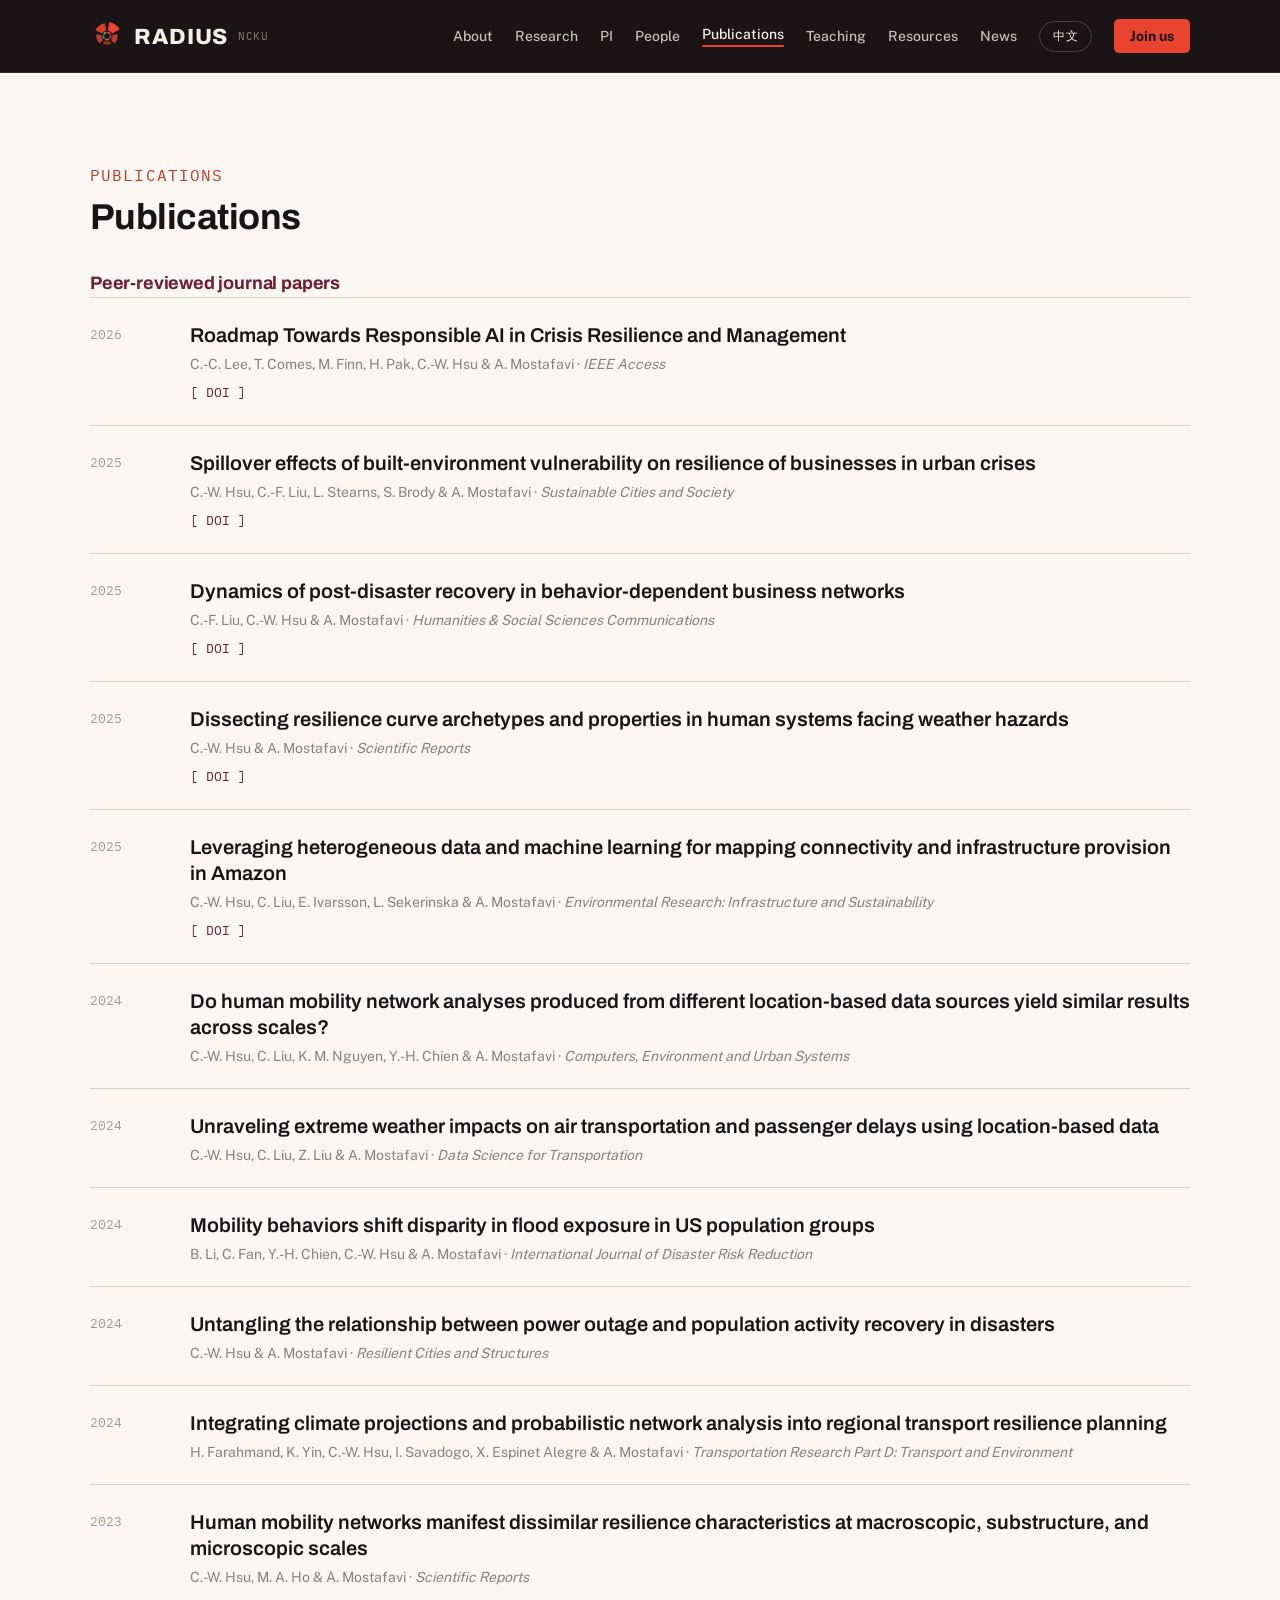
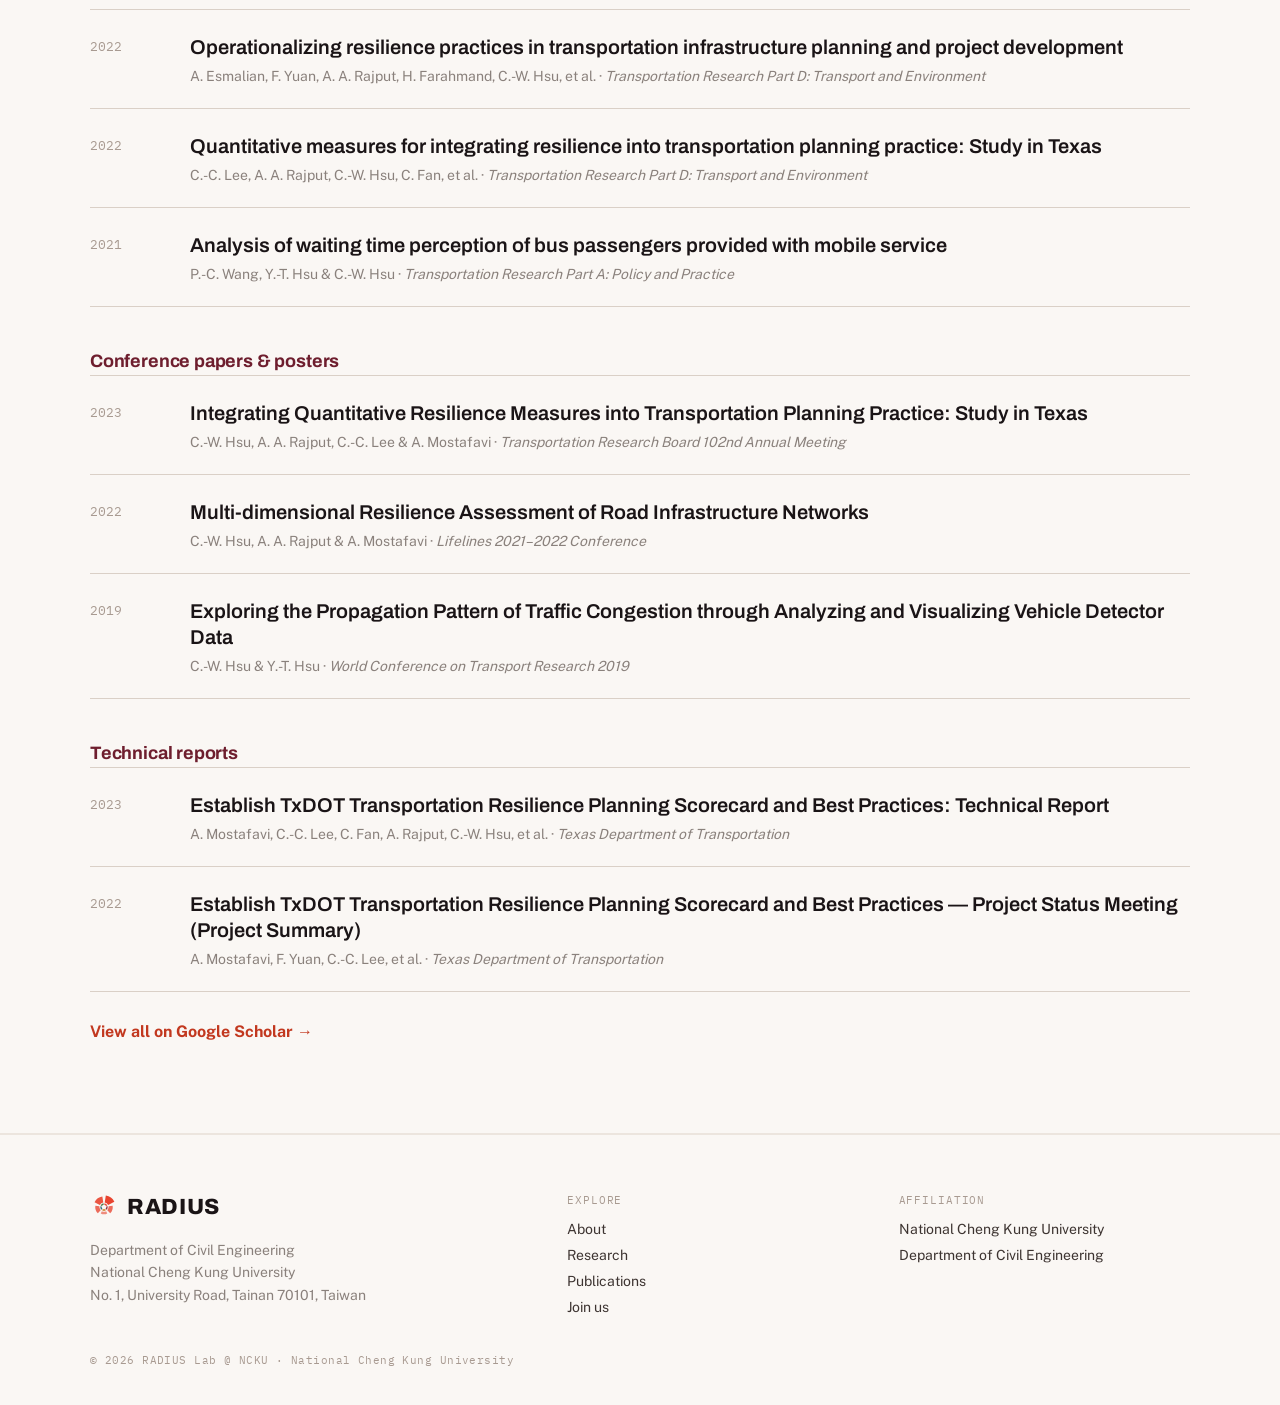
<file: publications.html>
<!DOCTYPE html>
<html lang="en" data-lang="en">
<head>
  <meta charset="UTF-8" />
  <meta name="viewport" content="width=device-width, initial-scale=1.0" />
  <title>Publications · RADIUS Lab @ NCKU</title>
  <meta name="description" content="RADIUS Lab @ NCKU — engineering urban resilience where infrastructure meets human behavior, through data analytics and disaster informatics. Department of Civil Engineering, National Cheng Kung University." />

  <!-- Latin fonts are served from this repository (fonts/), so the page looks
       identical on every machine even with no internet. Chinese still comes
       from Google's CDN — see the note at the bottom of fonts-selfhost.css. -->
  <!-- Icons. The SVG favicon is used by modern browsers; the PNGs are the
       fallback, and apple-touch-icon is the iOS home-screen tile. -->
  <link rel="icon" href="assets/favicon.svg" type="image/svg+xml" />
  <link rel="icon" href="assets/favicon-32.png" sizes="32x32" type="image/png" />
  <link rel="icon" href="assets/favicon-16.png" sizes="16x16" type="image/png" />
  <link rel="apple-touch-icon" href="assets/apple-touch-icon.png" />

  <!-- Link preview card, shown when the site is shared on Slack, X, LINE. -->
  <meta property="og:type" content="website" />
  <meta property="og:title" content="Publications · RADIUS Lab @ NCKU" />
  <meta property="og:description" content="RADIUS Lab @ NCKU — engineering urban resilience where infrastructure meets human behavior, through data analytics and disaster informatics. Department of Civil Engineering, National Cheng Kung University." />
  <meta property="og:url" content="https://radiusncku.github.io/" />
  <meta property="og:image" content="https://radiusncku.github.io/assets/og-image.png" />
  <meta name="twitter:card" content="summary_large_image" />

  <link rel="stylesheet" href="fonts-selfhost.css" />
  <link rel="preconnect" href="https://fonts.googleapis.com" />
  <link rel="preconnect" href="https://fonts.gstatic.com" crossorigin />
  <link href="https://fonts.googleapis.com/css2?family=Noto+Sans+TC:wght@400;500;700;900&display=swap" rel="stylesheet" />

  <link rel="stylesheet" href="styles.css" />
  <script src="script.js" defer></script>

  <!-- NOTE: this file is the page skeleton. The text content comes from
       content.en.json / content.zh.json and is inserted by build.py.
       Do NOT edit index.html by hand — edit the JSON files and re-run build.py. -->
</head>
<body>
  <header class="site-nav">
    <div class="nav-inner">
      <a class="brand" href="index.html">
        <img class="brand-icon" src="assets/icon-full-reversed.svg" alt="" width="34" height="34" />
        <span class="brand-name">RADIUS</span>
        <span class="brand-sub">NCKU</span>
      </a>
      <button class="nav-toggle" type="button" data-nav-toggle aria-label="Menu" aria-expanded="false">
        <span></span><span></span><span></span>
      </button>
      <nav class="nav-links">
        <a class="nav-link" href="index.html#about"><span data-en>About</span><span data-zh>關於</span></a>
        <a class="nav-link" href="index.html#research"><span data-en>Research</span><span data-zh>研究</span></a>
        <a class="nav-link" href="pi.html"><span data-en>PI</span><span data-zh>主持人</span></a>
        <a class="nav-link" href="people.html"><span data-en>People</span><span data-zh>成員</span></a>
        <a class="nav-link active" href="publications.html"><span data-en>Publications</span><span data-zh>著作</span></a>
        <a class="nav-link" href="teaching.html"><span data-en>Teaching</span><span data-zh>教學</span></a>
        <a class="nav-link" href="resources.html"><span data-en>Resources</span><span data-zh>資源</span></a>
        <a class="nav-link" href="news.html"><span data-en>News</span><span data-zh>消息</span></a>
        <button class="lang-toggle" type="button" data-lang-toggle aria-label="Switch language">
          <span data-en>中文</span><span data-zh>EN</span>
        </button>
        <a class="btn-join" href="index.html#join"><span data-en>Join us</span><span data-zh>加入我們</span></a>
      </nav>
    </div>
  </header>

  <section class="pubs" id="publications">
    <div class="container">
      <p class="eyebrow" data-en>Publications</p>
      <p class="eyebrow" data-zh>著作</p>
      <h2 class="section-title" data-en>Publications</h2>
      <h2 class="section-title" data-zh>研究著作</h2>

      <div class="pub-group">
        <h3 class="pub-group-title" data-en>Peer-reviewed journal papers</h3>
      <h3 class="pub-group-title" data-zh>期刊論文（同儕審查）</h3>
        <div class="pub">
          <span class="pub-year">2026</span>
          <div>
            <h3 class="pub-title">Roadmap Towards Responsible AI in Crisis Resilience and Management</h3>
            <p class="pub-meta">C.-C. Lee, T. Comes, M. Finn, H. Pak, C.-W. Hsu &amp; A. Mostafavi · <em>IEEE Access</em></p>
            <div class="pub-links"><a href="https://doi.org/10.1109/ACCESS.2026.3651368">[ DOI ]</a></div>
          </div>
        </div>
        <div class="pub">
          <span class="pub-year">2025</span>
          <div>
            <h3 class="pub-title">Spillover effects of built-environment vulnerability on resilience of businesses in urban crises</h3>
            <p class="pub-meta">C.-W. Hsu, C.-F. Liu, L. Stearns, S. Brody &amp; A. Mostafavi · <em>Sustainable Cities and Society</em></p>
            <div class="pub-links"><a href="https://doi.org/10.1016/j.scs.2025.106376">[ DOI ]</a></div>
          </div>
        </div>
        <div class="pub">
          <span class="pub-year">2025</span>
          <div>
            <h3 class="pub-title">Dynamics of post-disaster recovery in behavior-dependent business networks</h3>
            <p class="pub-meta">C.-F. Liu, C.-W. Hsu &amp; A. Mostafavi · <em>Humanities &amp; Social Sciences Communications</em></p>
            <div class="pub-links"><a href="https://doi.org/10.1057/s41599-025-06092-0">[ DOI ]</a></div>
          </div>
        </div>
        <div class="pub">
          <span class="pub-year">2025</span>
          <div>
            <h3 class="pub-title">Dissecting resilience curve archetypes and properties in human systems facing weather hazards</h3>
            <p class="pub-meta">C.-W. Hsu &amp; A. Mostafavi · <em>Scientific Reports</em></p>
            <div class="pub-links"><a href="https://doi.org/10.1038/s41598-025-95909-8">[ DOI ]</a></div>
          </div>
        </div>
        <div class="pub">
          <span class="pub-year">2025</span>
          <div>
            <h3 class="pub-title">Leveraging heterogeneous data and machine learning for mapping connectivity and infrastructure provision in Amazon</h3>
            <p class="pub-meta">C.-W. Hsu, C. Liu, E. Ivarsson, L. Sekerinska &amp; A. Mostafavi · <em>Environmental Research: Infrastructure and Sustainability</em></p>
            <div class="pub-links"><a href="https://doi.org/10.1088/2634-4505/ae0f4f">[ DOI ]</a></div>
          </div>
        </div>
        <div class="pub">
          <span class="pub-year">2024</span>
          <div>
            <h3 class="pub-title">Do human mobility network analyses produced from different location-based data sources yield similar results across scales?</h3>
            <p class="pub-meta">C.-W. Hsu, C. Liu, K. M. Nguyen, Y.-H. Chien &amp; A. Mostafavi · <em>Computers, Environment and Urban Systems</em></p>
          </div>
        </div>
        <div class="pub">
          <span class="pub-year">2024</span>
          <div>
            <h3 class="pub-title">Unraveling extreme weather impacts on air transportation and passenger delays using location-based data</h3>
            <p class="pub-meta">C.-W. Hsu, C. Liu, Z. Liu &amp; A. Mostafavi · <em>Data Science for Transportation</em></p>
          </div>
        </div>
        <div class="pub">
          <span class="pub-year">2024</span>
          <div>
            <h3 class="pub-title">Mobility behaviors shift disparity in flood exposure in US population groups</h3>
            <p class="pub-meta">B. Li, C. Fan, Y.-H. Chien, C.-W. Hsu &amp; A. Mostafavi · <em>International Journal of Disaster Risk Reduction</em></p>
          </div>
        </div>
        <div class="pub">
          <span class="pub-year">2024</span>
          <div>
            <h3 class="pub-title">Untangling the relationship between power outage and population activity recovery in disasters</h3>
            <p class="pub-meta">C.-W. Hsu &amp; A. Mostafavi · <em>Resilient Cities and Structures</em></p>
          </div>
        </div>
        <div class="pub">
          <span class="pub-year">2024</span>
          <div>
            <h3 class="pub-title">Integrating climate projections and probabilistic network analysis into regional transport resilience planning</h3>
            <p class="pub-meta">H. Farahmand, K. Yin, C.-W. Hsu, I. Savadogo, X. Espinet Alegre &amp; A. Mostafavi · <em>Transportation Research Part D: Transport and Environment</em></p>
          </div>
        </div>
        <div class="pub">
          <span class="pub-year">2023</span>
          <div>
            <h3 class="pub-title">Human mobility networks manifest dissimilar resilience characteristics at macroscopic, substructure, and microscopic scales</h3>
            <p class="pub-meta">C.-W. Hsu, M. A. Ho &amp; A. Mostafavi · <em>Scientific Reports</em></p>
          </div>
        </div>
        <div class="pub">
          <span class="pub-year">2022</span>
          <div>
            <h3 class="pub-title">Operationalizing resilience practices in transportation infrastructure planning and project development</h3>
            <p class="pub-meta">A. Esmalian, F. Yuan, A. A. Rajput, H. Farahmand, C.-W. Hsu, et al. · <em>Transportation Research Part D: Transport and Environment</em></p>
          </div>
        </div>
        <div class="pub">
          <span class="pub-year">2022</span>
          <div>
            <h3 class="pub-title">Quantitative measures for integrating resilience into transportation planning practice: Study in Texas</h3>
            <p class="pub-meta">C.-C. Lee, A. A. Rajput, C.-W. Hsu, C. Fan, et al. · <em>Transportation Research Part D: Transport and Environment</em></p>
          </div>
        </div>
        <div class="pub">
          <span class="pub-year">2021</span>
          <div>
            <h3 class="pub-title">Analysis of waiting time perception of bus passengers provided with mobile service</h3>
            <p class="pub-meta">P.-C. Wang, Y.-T. Hsu &amp; C.-W. Hsu · <em>Transportation Research Part A: Policy and Practice</em></p>
          </div>
        </div>
      </div>
      <div class="pub-group">
        <h3 class="pub-group-title" data-en>Conference papers &amp; posters</h3>
      <h3 class="pub-group-title" data-zh>會議論文與海報</h3>
        <div class="pub">
          <span class="pub-year">2023</span>
          <div>
            <h3 class="pub-title">Integrating Quantitative Resilience Measures into Transportation Planning Practice: Study in Texas</h3>
            <p class="pub-meta">C.-W. Hsu, A. A. Rajput, C.-C. Lee &amp; A. Mostafavi · <em>Transportation Research Board 102nd Annual Meeting</em></p>
          </div>
        </div>
        <div class="pub">
          <span class="pub-year">2022</span>
          <div>
            <h3 class="pub-title">Multi-dimensional Resilience Assessment of Road Infrastructure Networks</h3>
            <p class="pub-meta">C.-W. Hsu, A. A. Rajput &amp; A. Mostafavi · <em>Lifelines 2021–2022 Conference</em></p>
          </div>
        </div>
        <div class="pub">
          <span class="pub-year">2019</span>
          <div>
            <h3 class="pub-title">Exploring the Propagation Pattern of Traffic Congestion through Analyzing and Visualizing Vehicle Detector Data</h3>
            <p class="pub-meta">C.-W. Hsu &amp; Y.-T. Hsu · <em>World Conference on Transport Research 2019</em></p>
          </div>
        </div>
      </div>
      <div class="pub-group">
        <h3 class="pub-group-title" data-en>Technical reports</h3>
      <h3 class="pub-group-title" data-zh>技術報告</h3>
        <div class="pub">
          <span class="pub-year">2023</span>
          <div>
            <h3 class="pub-title">Establish TxDOT Transportation Resilience Planning Scorecard and Best Practices: Technical Report</h3>
            <p class="pub-meta">A. Mostafavi, C.-C. Lee, C. Fan, A. Rajput, C.-W. Hsu, et al. · <em>Texas Department of Transportation</em></p>
          </div>
        </div>
        <div class="pub">
          <span class="pub-year">2022</span>
          <div>
            <h3 class="pub-title">Establish TxDOT Transportation Resilience Planning Scorecard and Best Practices — Project Status Meeting (Project Summary)</h3>
            <p class="pub-meta">A. Mostafavi, F. Yuan, C.-C. Lee, et al. · <em>Texas Department of Transportation</em></p>
          </div>
        </div>
      </div>

      <a class="more-link" href="https://scholar.google.com/citations?hl=en&amp;user=QJc1UyIAAAAJ"><span data-en>View all on Google Scholar →</span><span data-zh>在 Google Scholar 查看全部 →</span></a>
    </div>
  </section>

  <footer class="site-footer">
    <div class="footer-grid">
      <div>
        <span class="footer-brand"><img class="footer-icon" src="assets/icon-full.svg" alt="" width="28" height="28" />RADIUS</span>
        <p class="footer-addr" data-en>Department of Civil Engineering<br />National Cheng Kung University<br />No. 1, University Road, Tainan 70101, Taiwan</p>
        <p class="footer-addr" data-zh>國立成功大學 土木工程學系<br />70101 台南市東區大學路一號</p>
      </div>
      <div>
        <p class="footer-col-title"><span data-en>Explore</span><span data-zh>瀏覽</span></p>
        <div class="footer-links">
          <a href="index.html#about"><span data-en>About</span><span data-zh>關於</span></a>
          <a href="index.html#research"><span data-en>Research</span><span data-zh>研究</span></a>
          <a href="publications.html"><span data-en>Publications</span><span data-zh>著作</span></a>
          <a href="index.html#join"><span data-en>Join us</span><span data-zh>加入我們</span></a>
        </div>
      </div>
      <div>
        <p class="footer-col-title"><span data-en>Affiliation</span><span data-zh>隸屬單位</span></p>
        <div class="footer-links">
          <a href="https://www.ncku.edu.tw/"><span data-en>National Cheng Kung University</span><span data-zh>國立成功大學</span></a>
          <a href="https://www.civil.ncku.edu.tw/"><span data-en>Department of Civil Engineering</span><span data-zh>土木工程學系</span></a>
        </div>
      </div>
    </div>
    <div class="footer-copy">
      <p>© 2026 RADIUS Lab @ NCKU · National Cheng Kung University</p>
    </div>
  </footer>
</body>
</html>
</file>
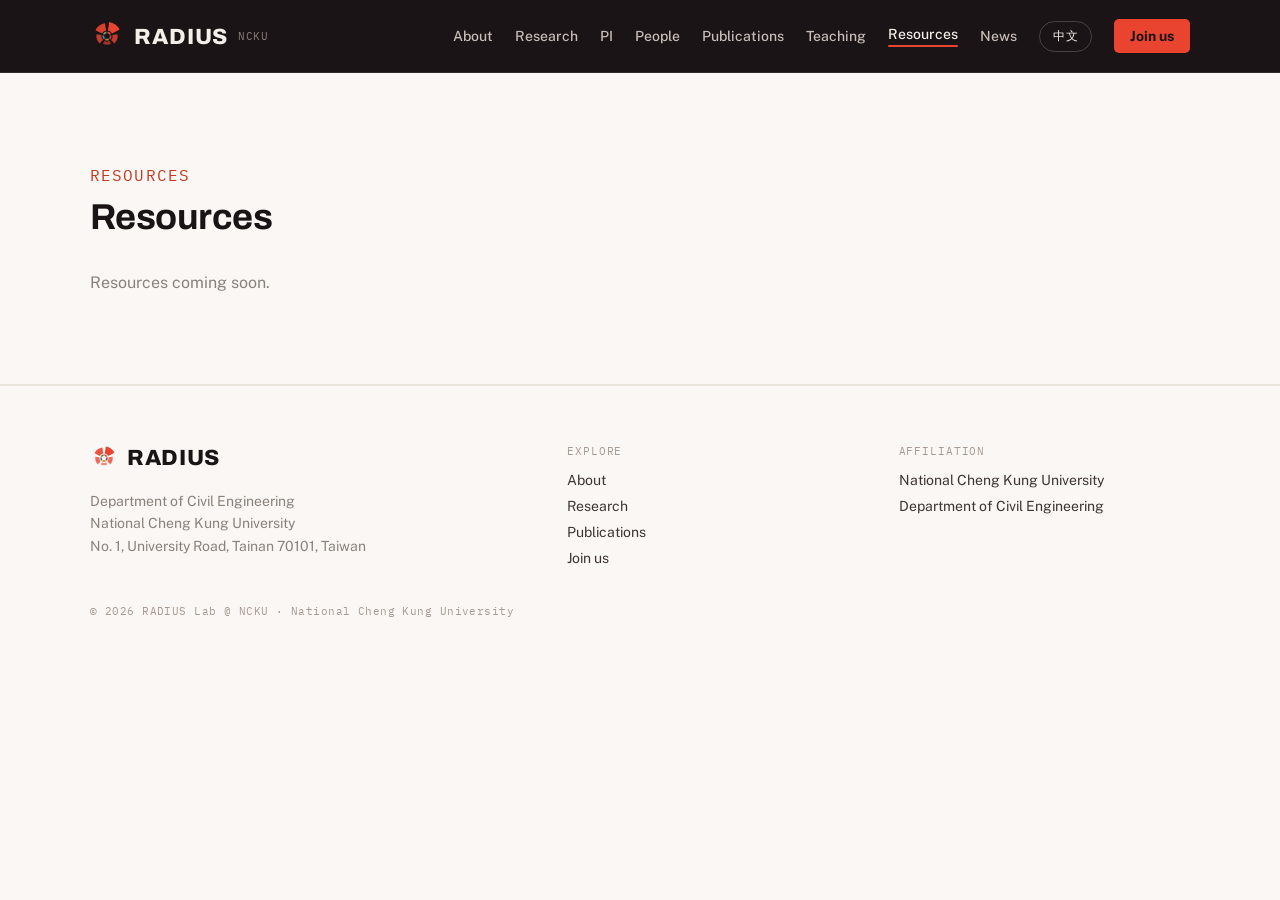
<file: resources.html>
<!DOCTYPE html>
<html lang="en" data-lang="en">
<head>
  <meta charset="UTF-8" />
  <meta name="viewport" content="width=device-width, initial-scale=1.0" />
  <title>Resources · RADIUS Lab @ NCKU</title>
  <meta name="description" content="RADIUS Lab @ NCKU — engineering urban resilience where infrastructure meets human behavior, through data analytics and disaster informatics. Department of Civil Engineering, National Cheng Kung University." />

  <!-- Latin fonts are served from this repository (fonts/), so the page looks
       identical on every machine even with no internet. Chinese still comes
       from Google's CDN — see the note at the bottom of fonts-selfhost.css. -->
  <!-- Icons. The SVG favicon is used by modern browsers; the PNGs are the
       fallback, and apple-touch-icon is the iOS home-screen tile. -->
  <link rel="icon" href="assets/favicon.svg" type="image/svg+xml" />
  <link rel="icon" href="assets/favicon-32.png" sizes="32x32" type="image/png" />
  <link rel="icon" href="assets/favicon-16.png" sizes="16x16" type="image/png" />
  <link rel="apple-touch-icon" href="assets/apple-touch-icon.png" />

  <!-- Link preview card, shown when the site is shared on Slack, X, LINE. -->
  <meta property="og:type" content="website" />
  <meta property="og:title" content="Resources · RADIUS Lab @ NCKU" />
  <meta property="og:description" content="RADIUS Lab @ NCKU — engineering urban resilience where infrastructure meets human behavior, through data analytics and disaster informatics. Department of Civil Engineering, National Cheng Kung University." />
  <meta property="og:url" content="https://radiusncku.github.io/" />
  <meta property="og:image" content="https://radiusncku.github.io/assets/og-image.png" />
  <meta name="twitter:card" content="summary_large_image" />

  <link rel="stylesheet" href="fonts-selfhost.css" />
  <link rel="preconnect" href="https://fonts.googleapis.com" />
  <link rel="preconnect" href="https://fonts.gstatic.com" crossorigin />
  <link href="https://fonts.googleapis.com/css2?family=Noto+Sans+TC:wght@400;500;700;900&display=swap" rel="stylesheet" />

  <link rel="stylesheet" href="styles.css" />
  <script src="script.js" defer></script>

  <!-- NOTE: this file is the page skeleton. The text content comes from
       content.en.json / content.zh.json and is inserted by build.py.
       Do NOT edit index.html by hand — edit the JSON files and re-run build.py. -->
</head>
<body>
  <header class="site-nav">
    <div class="nav-inner">
      <a class="brand" href="index.html">
        <img class="brand-icon" src="assets/icon-full-reversed.svg" alt="" width="34" height="34" />
        <span class="brand-name">RADIUS</span>
        <span class="brand-sub">NCKU</span>
      </a>
      <button class="nav-toggle" type="button" data-nav-toggle aria-label="Menu" aria-expanded="false">
        <span></span><span></span><span></span>
      </button>
      <nav class="nav-links">
        <a class="nav-link" href="index.html#about"><span data-en>About</span><span data-zh>關於</span></a>
        <a class="nav-link" href="index.html#research"><span data-en>Research</span><span data-zh>研究</span></a>
        <a class="nav-link" href="pi.html"><span data-en>PI</span><span data-zh>主持人</span></a>
        <a class="nav-link" href="people.html"><span data-en>People</span><span data-zh>成員</span></a>
        <a class="nav-link" href="publications.html"><span data-en>Publications</span><span data-zh>著作</span></a>
        <a class="nav-link" href="teaching.html"><span data-en>Teaching</span><span data-zh>教學</span></a>
        <a class="nav-link active" href="resources.html"><span data-en>Resources</span><span data-zh>資源</span></a>
        <a class="nav-link" href="news.html"><span data-en>News</span><span data-zh>消息</span></a>
        <button class="lang-toggle" type="button" data-lang-toggle aria-label="Switch language">
          <span data-en>中文</span><span data-zh>EN</span>
        </button>
        <a class="btn-join" href="index.html#join"><span data-en>Join us</span><span data-zh>加入我們</span></a>
      </nav>
    </div>
  </header>

  <section class="pubs" id="resources">
    <div class="container">
      <p class="eyebrow" data-en>Resources</p>
      <p class="eyebrow" data-zh>資源</p>
      <h2 class="section-title" data-en>Resources</h2>
      <h2 class="section-title" data-zh>資源</h2>

      <p class="empty-state" data-en>Resources coming soon.</p>
      <p class="empty-state" data-zh>資源即將更新。</p>
    </div>
  </section>

  <footer class="site-footer">
    <div class="footer-grid">
      <div>
        <span class="footer-brand"><img class="footer-icon" src="assets/icon-full.svg" alt="" width="28" height="28" />RADIUS</span>
        <p class="footer-addr" data-en>Department of Civil Engineering<br />National Cheng Kung University<br />No. 1, University Road, Tainan 70101, Taiwan</p>
        <p class="footer-addr" data-zh>國立成功大學 土木工程學系<br />70101 台南市東區大學路一號</p>
      </div>
      <div>
        <p class="footer-col-title"><span data-en>Explore</span><span data-zh>瀏覽</span></p>
        <div class="footer-links">
          <a href="index.html#about"><span data-en>About</span><span data-zh>關於</span></a>
          <a href="index.html#research"><span data-en>Research</span><span data-zh>研究</span></a>
          <a href="publications.html"><span data-en>Publications</span><span data-zh>著作</span></a>
          <a href="index.html#join"><span data-en>Join us</span><span data-zh>加入我們</span></a>
        </div>
      </div>
      <div>
        <p class="footer-col-title"><span data-en>Affiliation</span><span data-zh>隸屬單位</span></p>
        <div class="footer-links">
          <a href="https://www.ncku.edu.tw/"><span data-en>National Cheng Kung University</span><span data-zh>國立成功大學</span></a>
          <a href="https://www.civil.ncku.edu.tw/"><span data-en>Department of Civil Engineering</span><span data-zh>土木工程學系</span></a>
        </div>
      </div>
    </div>
    <div class="footer-copy">
      <p>© 2026 RADIUS Lab @ NCKU · National Cheng Kung University</p>
    </div>
  </footer>
</body>
</html>
</file>
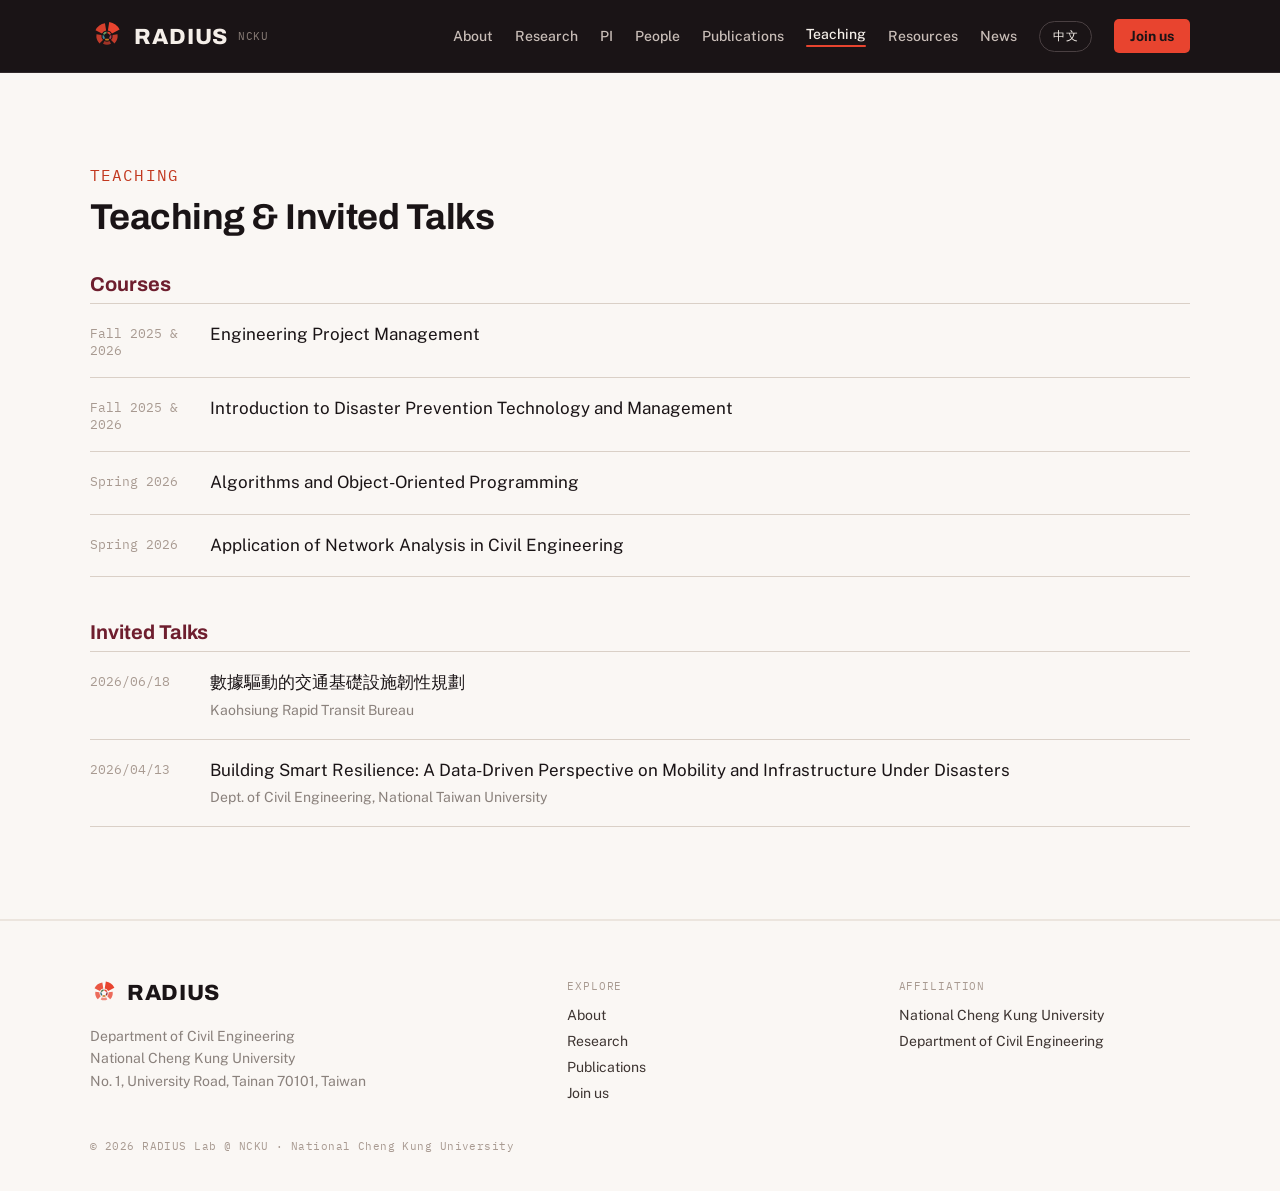
<file: teaching.html>
<!DOCTYPE html>
<html lang="en" data-lang="en">
<head>
  <meta charset="UTF-8" />
  <meta name="viewport" content="width=device-width, initial-scale=1.0" />
  <title>Teaching · RADIUS Lab @ NCKU</title>
  <meta name="description" content="RADIUS Lab @ NCKU — engineering urban resilience where infrastructure meets human behavior, through data analytics and disaster informatics. Department of Civil Engineering, National Cheng Kung University." />

  <!-- Latin fonts are served from this repository (fonts/), so the page looks
       identical on every machine even with no internet. Chinese still comes
       from Google's CDN — see the note at the bottom of fonts-selfhost.css. -->
  <!-- Icons. The SVG favicon is used by modern browsers; the PNGs are the
       fallback, and apple-touch-icon is the iOS home-screen tile. -->
  <link rel="icon" href="assets/favicon.svg" type="image/svg+xml" />
  <link rel="icon" href="assets/favicon-32.png" sizes="32x32" type="image/png" />
  <link rel="icon" href="assets/favicon-16.png" sizes="16x16" type="image/png" />
  <link rel="apple-touch-icon" href="assets/apple-touch-icon.png" />

  <!-- Link preview card, shown when the site is shared on Slack, X, LINE. -->
  <meta property="og:type" content="website" />
  <meta property="og:title" content="Teaching · RADIUS Lab @ NCKU" />
  <meta property="og:description" content="RADIUS Lab @ NCKU — engineering urban resilience where infrastructure meets human behavior, through data analytics and disaster informatics. Department of Civil Engineering, National Cheng Kung University." />
  <meta property="og:url" content="https://radiusncku.github.io/" />
  <meta property="og:image" content="https://radiusncku.github.io/assets/og-image.png" />
  <meta name="twitter:card" content="summary_large_image" />

  <link rel="stylesheet" href="fonts-selfhost.css" />
  <link rel="preconnect" href="https://fonts.googleapis.com" />
  <link rel="preconnect" href="https://fonts.gstatic.com" crossorigin />
  <link href="https://fonts.googleapis.com/css2?family=Noto+Sans+TC:wght@400;500;700;900&display=swap" rel="stylesheet" />

  <link rel="stylesheet" href="styles.css" />
  <script src="script.js" defer></script>

  <!-- NOTE: this file is the page skeleton. The text content comes from
       content.en.json / content.zh.json and is inserted by build.py.
       Do NOT edit index.html by hand — edit the JSON files and re-run build.py. -->
</head>
<body>
  <header class="site-nav">
    <div class="nav-inner">
      <a class="brand" href="index.html">
        <img class="brand-icon" src="assets/icon-full-reversed.svg" alt="" width="34" height="34" />
        <span class="brand-name">RADIUS</span>
        <span class="brand-sub">NCKU</span>
      </a>
      <button class="nav-toggle" type="button" data-nav-toggle aria-label="Menu" aria-expanded="false">
        <span></span><span></span><span></span>
      </button>
      <nav class="nav-links">
        <a class="nav-link" href="index.html#about"><span data-en>About</span><span data-zh>關於</span></a>
        <a class="nav-link" href="index.html#research"><span data-en>Research</span><span data-zh>研究</span></a>
        <a class="nav-link" href="pi.html"><span data-en>PI</span><span data-zh>主持人</span></a>
        <a class="nav-link" href="people.html"><span data-en>People</span><span data-zh>成員</span></a>
        <a class="nav-link" href="publications.html"><span data-en>Publications</span><span data-zh>著作</span></a>
        <a class="nav-link active" href="teaching.html"><span data-en>Teaching</span><span data-zh>教學</span></a>
        <a class="nav-link" href="resources.html"><span data-en>Resources</span><span data-zh>資源</span></a>
        <a class="nav-link" href="news.html"><span data-en>News</span><span data-zh>消息</span></a>
        <button class="lang-toggle" type="button" data-lang-toggle aria-label="Switch language">
          <span data-en>中文</span><span data-zh>EN</span>
        </button>
        <a class="btn-join" href="index.html#join"><span data-en>Join us</span><span data-zh>加入我們</span></a>
      </nav>
    </div>
  </header>

  <section class="pubs" id="teaching">
    <div class="container">
      <p class="eyebrow" data-en>Teaching</p>
      <p class="eyebrow" data-zh>教學</p>
      <h2 class="section-title" data-en>Teaching &amp; Invited Talks</h2>
      <h2 class="section-title" data-zh>教學與邀請演講</h2>

      <div class="tt-block">
        <h3 class="tt-block-title" data-en>Courses</h3>
      <h3 class="tt-block-title" data-zh>授課課程</h3>
        <div class="tt-item">
          <span class="tt-lead">Fall 2025 &amp; 2026</span>
          <div>
            <p class="tt-title"><span data-en>Engineering Project Management</span><span data-zh>工程計劃管理</span></p>
          </div>
        </div>
        <div class="tt-item">
          <span class="tt-lead">Fall 2025 &amp; 2026</span>
          <div>
            <p class="tt-title"><span data-en>Introduction to Disaster Prevention Technology and Management</span><span data-zh>防災科技概論</span></p>
          </div>
        </div>
        <div class="tt-item">
          <span class="tt-lead">Spring 2026</span>
          <div>
            <p class="tt-title"><span data-en>Algorithms and Object-Oriented Programming</span><span data-zh>演算法與物件導向程式設計</span></p>
          </div>
        </div>
        <div class="tt-item">
          <span class="tt-lead">Spring 2026</span>
          <div>
            <p class="tt-title"><span data-en>Application of Network Analysis in Civil Engineering</span><span data-zh>網路分析於土木工程的應用</span></p>
          </div>
        </div>
      </div>

      <div class="tt-block">
        <h3 class="tt-block-title" data-en>Invited Talks</h3>
      <h3 class="tt-block-title" data-zh>邀請演講</h3>
        <div class="tt-item">
          <span class="tt-lead">2026/06/18</span>
          <div>
            <p class="tt-title">數據驅動的交通基礎設施韌性規劃</p>
            <p class="tt-venue"><span data-en>Kaohsiung Rapid Transit Bureau</span><span data-zh>高雄市政府捷運工程局 · 都會線（黃線）教育訓練</span></p>
          </div>
        </div>
        <div class="tt-item">
          <span class="tt-lead">2026/04/13</span>
          <div>
            <p class="tt-title"><span data-en>Building Smart Resilience: A Data-Driven Perspective on Mobility and Infrastructure Under Disasters</span><span data-zh>建構智慧韌性：數據視角下的災害、移動與基礎設施</span></p>
            <p class="tt-venue"><span data-en>Dept. of Civil Engineering, National Taiwan University</span><span data-zh>國立臺灣大學土木工程學系</span></p>
          </div>
        </div>
      </div>
    </div>
  </section>

  <footer class="site-footer">
    <div class="footer-grid">
      <div>
        <span class="footer-brand"><img class="footer-icon" src="assets/icon-full.svg" alt="" width="28" height="28" />RADIUS</span>
        <p class="footer-addr" data-en>Department of Civil Engineering<br />National Cheng Kung University<br />No. 1, University Road, Tainan 70101, Taiwan</p>
        <p class="footer-addr" data-zh>國立成功大學 土木工程學系<br />70101 台南市東區大學路一號</p>
      </div>
      <div>
        <p class="footer-col-title"><span data-en>Explore</span><span data-zh>瀏覽</span></p>
        <div class="footer-links">
          <a href="index.html#about"><span data-en>About</span><span data-zh>關於</span></a>
          <a href="index.html#research"><span data-en>Research</span><span data-zh>研究</span></a>
          <a href="publications.html"><span data-en>Publications</span><span data-zh>著作</span></a>
          <a href="index.html#join"><span data-en>Join us</span><span data-zh>加入我們</span></a>
        </div>
      </div>
      <div>
        <p class="footer-col-title"><span data-en>Affiliation</span><span data-zh>隸屬單位</span></p>
        <div class="footer-links">
          <a href="https://www.ncku.edu.tw/"><span data-en>National Cheng Kung University</span><span data-zh>國立成功大學</span></a>
          <a href="https://www.civil.ncku.edu.tw/"><span data-en>Department of Civil Engineering</span><span data-zh>土木工程學系</span></a>
        </div>
      </div>
    </div>
    <div class="footer-copy">
      <p>© 2026 RADIUS Lab @ NCKU · National Cheng Kung University</p>
    </div>
  </footer>
</body>
</html>
</file>
<file: fonts-selfhost.css>
/* ============================================================
   RADIUS Lab — 自架字體
   ------------------------------------------------------------
   這些字體檔就放在你自己的 fonts/ 資料夾裡，不需要連 Google。
   意義：校園網路阻擋、研討會現場網路不穩、離線展示、或從中國大陸
   連線時，畫面都跟你在自己電腦上看到的一模一樣。

   字體檔已經做過「子集化」——只保留網站會用到的拉丁字母、數字與
   標點，所以十個檔案加起來只有約 126 KB，比一張照片還小。

   ⚠️ Commit 時務必把整個 fonts/ 資料夾一起送出，否則線上會找不到字。

   授權：三套字體都是 SIL Open Font License 1.1，可自由商用與轉散布，
   條件是隨附授權條文。fonts/ 裡的三個 OFL-*.txt 就是，請不要刪除。
   ============================================================ */

/* ---------- Archivo：標題（Omnibus-Type，OFL 1.1）---------- */
@font-face {
  font-family: 'Archivo'; font-style: normal; font-weight: 500; font-display: swap;
  src: url('fonts/archivo-500.woff2') format('woff2');
}
@font-face {
  font-family: 'Archivo'; font-style: normal; font-weight: 600; font-display: swap;
  src: url('fonts/archivo-600.woff2') format('woff2');
}
@font-face {
  font-family: 'Archivo'; font-style: normal; font-weight: 700; font-display: swap;
  src: url('fonts/archivo-700.woff2') format('woff2');
}
@font-face {
  font-family: 'Archivo'; font-style: normal; font-weight: 800; font-display: swap;
  src: url('fonts/archivo-800.woff2') format('woff2');
}

/* ---------- Public Sans：內文（U.S. Web Design System，OFL 1.1）---------- */
@font-face {
  font-family: 'Public Sans'; font-style: normal; font-weight: 400; font-display: swap;
  src: url('fonts/public-sans-400.woff2') format('woff2');
}
@font-face {
  font-family: 'Public Sans'; font-style: normal; font-weight: 500; font-display: swap;
  src: url('fonts/public-sans-500.woff2') format('woff2');
}
@font-face {
  font-family: 'Public Sans'; font-style: normal; font-weight: 600; font-display: swap;
  src: url('fonts/public-sans-600.woff2') format('woff2');
}
@font-face {
  font-family: 'Public Sans'; font-style: normal; font-weight: 700; font-display: swap;
  src: url('fonts/public-sans-700.woff2') format('woff2');
}

/* ---------- IBM Plex Mono：標籤、年份、DOI（IBM，OFL 1.1）---------- */
@font-face {
  font-family: 'IBM Plex Mono'; font-style: normal; font-weight: 400; font-display: swap;
  src: url('fonts/ibm-plex-mono-400.woff2') format('woff2');
}
@font-face {
  font-family: 'IBM Plex Mono'; font-style: normal; font-weight: 500; font-display: swap;
  src: url('fonts/ibm-plex-mono-500.woff2') format('woff2');
}

/* ============================================================
   為什麼中文字體沒有一起自架？

   Noto Sans TC 涵蓋數萬個漢字，每個字重的完整檔案約 5–10 MB。
   Google 的 CDN 會自動切成上百個小片段，只送出頁面實際用到的那幾片，
   所以載入很快。自己架就要自己做子集化，每次新增中文內容都可能漏字，
   維護成本不成比例。

   折衷做法：拉丁字體自架（決定標題與整體版面骨架），中文留在 CDN，
   並在 styles.css 的 --font-zh 排好備援順序：
   Noto Sans TC → PingFang TC（macOS）→ Microsoft JhengHei（Windows）
   → Heiti TC。即使 CDN 連不上，中文也會落在系統內建黑體，
   字重與比例接近，不會變成明體。
   ============================================================ */
</file>
<file: styles.css>
/* ============================================================
   RADIUS Lab — National Cheng Kung University
   Stylesheet. Edit colours, fonts, and spacing here.
   ============================================================ */

:root {
  /* ---- Colour palette (change these to re-theme the whole site) ---- */
  --ink:            #1A1416;   /* near-black, dark sections */
  --ink-line:       #322A2C;   /* borders on dark */
  --cream:          #FAF7F4;   /* main light background */
  --cream-people:   #F1EBE4;   /* people section background */
  --phoenix:        #E8442F;   /* NCKU phoenix-flower red — use on DARK only */
  --phoenix-deep:   #C2381F;   /* same red, darkened — use on LIGHT backgrounds */
  --maroon:         #6E1E2E;   /* NCKU maroon (secondary accent) */
  --text:           #1A1416;
  --text-muted:     #5A524F;
  --text-faint:     #8A817C;
  --on-dark:        #F5EFE9;
  --on-dark-muted:  #C8BDB7;
  --on-dark-faint:  #8A7E78;
  --border:         #ECE5DE;
  --border-line:    #DAD0C7;

  /* ---- The five research directions ----
     Keyed to research.items 01-05. Same colour on the site, in slides,
     and on posters, so each direction becomes recognisable at a glance. */
  --area-01: #E8442F;   /* Disaster informatics    */
  --area-02: #8C2F3E;   /* Urban resilience        */
  --area-03: #C77B1F;   /* Human dynamics          */
  --area-04: #2E6F7E;   /* Infrastructure systems  */
  --area-05: #4F7A4A;   /* Sustainable development */

  /* ---- Fonts ----
     Each stack ends in fonts that exist on Windows, macOS and Linux, so the
     page still looks right if Google Fonts is slow, blocked, or offline. */
  --font-display: 'Archivo', 'Helvetica Neue', Arial, system-ui, sans-serif;
  --font-body:    'Public Sans', -apple-system, 'Segoe UI', Roboto, Helvetica, Arial, sans-serif;
  --font-mono:    'IBM Plex Mono', ui-monospace, SFMono-Regular, Menlo, Consolas, monospace;
  --font-zh:      'Noto Sans TC', 'PingFang TC', 'Microsoft JhengHei', 'Heiti TC', sans-serif;

  /* Latin font FIRST, Chinese second: English words and digits sitting inside
     a Chinese sentence then render in Public Sans / Archivo, not in Noto's
     Latin glyphs. The browser falls through per character. */
  --font-display-zh: 'Archivo', 'Noto Sans TC', 'PingFang TC', 'Microsoft JhengHei', sans-serif;
  --font-body-zh:    'Public Sans', 'Noto Sans TC', 'PingFang TC', 'Microsoft JhengHei', sans-serif;

  /* ---- Type scale ----------------------------------------------------
     One size per job. Before this there were 29 different sizes on the
     site, seven of them half-pixel nudges; that is not a hierarchy, it is
     accumulated guesswork. Pick the token whose NAME matches the job,
     never a raw px value.

     Chinese headings step down about 10%: a Han character fills its em box
     while a Latin lowercase letter fills roughly half of it, so at the same
     px size Chinese looks noticeably heavier. Chinese BODY text stays the
     same size — it just gets more line-height, because dense strokes need
     vertical air, not a smaller size. Never set Chinese below 13px. */
  --fs-hero:        76px;   /* home page headline           */
  --fs-hero-zh:     66px;
  --fs-display:     40px;   /* Join us headline             */
  --fs-display-zh:  36px;
  --fs-title:       36px;   /* section titles               */
  --fs-title-zh:    32px;
  --fs-lead:        30px;   /* research area, PI name       */
  --fs-lead-zh:     27px;
  --fs-h1:          22px;   /* the RADIUS wordmark          */
  --fs-h2:          20px;   /* paper titles, group headings */
  --fs-h3:          18px;   /* member names, hero subtitle  */
  --fs-body-lg:     17px;   /* long-form reading            */
  --fs-body:        16px;   /* default                      */
  --fs-body-sm:     14px;   /* secondary detail, nav        */
  --fs-label:       13px;   /* mono labels, years, tags     */
  --fs-label-sm:    12px;
  --fs-label-xs:    11px;   /* smallest permitted size      */

  /* ---- Line height ---- */
  --lh-tight:    1.05;   /* display sizes                  */
  --lh-snug:     1.35;   /* headings                       */
  --lh-body:     1.6;    /* Latin body                     */
  --lh-body-zh:  1.85;   /* Chinese body: same size, more air */

  --maxw: 1180px;
}

* { box-sizing: border-box; }
html { scroll-behavior: smooth; scroll-padding-top: 104px; }
body {
  margin: 0;
  background: var(--cream);
  color: var(--text);
  font-family: var(--font-body);
  -webkit-font-smoothing: antialiased;
}
a { text-decoration: none; color: inherit; }
::selection { background: var(--phoenix); color: #fff; }

/* ---- Bilingual switching ----------------------------------
   The <html> tag gets data-lang="en" or "zh" (see script.js).
   Elements tagged data-en / data-zh show only in that language.
   Any Chinese element automatically uses the Noto Sans TC font. */
[data-lang="en"] [data-zh] { display: none !important; }
[data-lang="zh"] [data-en] { display: none !important; }
[data-zh] { font-family: var(--font-body-zh); }
.hero-title[data-zh], .section-title[data-zh], .join-title[data-zh],
.pi-name[data-zh], .ri-title[data-zh], .member-group-title[data-zh],
.pub-group-title[data-zh], .tt-block-title[data-zh], .cv-block-title[data-zh] {
  font-family: var(--font-display-zh);
}

.container { max-width: var(--maxw); margin: 0 auto; padding: 0 40px; }
.eyebrow {
  font-family: var(--font-mono);
  font-size: var(--fs-body); letter-spacing: 0.07em; text-transform: uppercase;
  color: var(--phoenix-deep); margin: 0 0 6px;
}
/* On the dark hero/nav the bright red is legible; on cream it is not
   (3.7:1, below the 4.5:1 minimum), so light sections use --phoenix-deep. */
.hero .eyebrow, .join .eyebrow { color: var(--phoenix); }
.eyebrow[data-zh] { font-size: var(--fs-body); letter-spacing: 0.03em; }
.section-title {
  font-family: var(--font-display); font-weight: 700;
  font-size: var(--fs-title); letter-spacing: -0.015em; color: var(--ink);
  margin: 12px 0 36px;
}
.section-title[data-zh] { font-size: var(--fs-title-zh); letter-spacing: 0; }

/* ============================== NAV ============================== */
.site-nav {
  position: sticky; top: 0; z-index: 50;
  background: var(--ink); border-bottom: 1px solid var(--ink-line);
}
.nav-inner {
  max-width: var(--maxw); margin: 0 auto; padding: 0 40px; height: 72px;
  display: flex; align-items: center; justify-content: space-between; gap: 24px;
}
/* The icon sits on the wordmark's cap height, not its baseline, so a little
   optical nudge keeps it looking level rather than measurably level. */
.brand { display: flex; align-items: center; gap: 10px; }
.brand-icon { width: 34px; height: 34px; display: block; flex: none; }
.brand-name { position: relative; top: 1px; }
.brand-name {
  font-family: var(--font-display); font-size: var(--fs-h1); font-weight: 800;
  letter-spacing: 0.04em; color: var(--on-dark);
}
.brand-sub {
  font-family: var(--font-mono); font-size: var(--fs-label-xs); letter-spacing: 0.05em;
  text-transform: uppercase; color: var(--on-dark-faint);
}
.nav-links { display: flex; align-items: center; gap: 22px; }
.nav-link { font-size: var(--fs-body-sm); font-weight: 500; color: var(--on-dark-muted); }
.nav-link:hover { color: var(--on-dark); }
.nav-link.active { color: var(--on-dark); }
.nav-link.active::after {
  content: ""; display: block; height: 2px; margin-top: 3px;
  background: var(--phoenix); border-radius: 2px;
}
/* Hamburger button — hidden on desktop, shown on mobile */
.nav-toggle {
  display: none; background: transparent; border: 0; cursor: pointer;
  padding: 8px; flex-direction: column; gap: 5px;
}
.nav-toggle span { display: block; width: 22px; height: 2px; background: var(--on-dark); border-radius: 2px; }
.lang-toggle {
  display: inline-flex; align-items: center; background: transparent;
  border: 1px solid #4A4042; border-radius: 999px; padding: 6px 13px;
  cursor: pointer; color: var(--on-dark);
  font-family: var(--font-mono); font-size: var(--fs-label-sm); font-weight: 500; letter-spacing: 0.04em;
}
.lang-toggle:hover { border-color: var(--on-dark-muted); }
.btn-join {
  font-size: var(--fs-body-sm); font-weight: 700; color: var(--ink);
  background: var(--phoenix); padding: 9px 16px; border-radius: 5px;
}
.btn-join:hover { filter: brightness(1.08); }

/* ============================== HERO ============================= */
.hero { background: var(--ink); color: var(--on-dark); }
.hero .container { padding-top: 96px; padding-bottom: 88px; }
.hero-title {
  font-family: var(--font-display); font-weight: 800;
  font-size: clamp(40px, 8.6vw, var(--fs-hero)); line-height: var(--lh-tight); letter-spacing: -0.025em;
  color: var(--on-dark); margin: 24px 0 0; max-width: 980px; text-wrap: balance;
}
.hero-title[data-zh] { font-weight: 900; font-size: clamp(34px, 7.6vw, var(--fs-hero-zh)); line-height: 1.15; letter-spacing: -0.01em; }
.hero-title .accent { color: var(--phoenix); }

/* ---- Acronym line: what the name RADIUS stands for ----
   The lab's identity, not a section label, so it is styled differently from
   the .eyebrow that sits above every other section. The initial of each word
   is enlarged and coloured, so the reader assembles R-A-D-I-U-S themselves. */
.acronym {
  margin: 0; padding: 0;
  font-family: var(--font-mono); font-weight: 400;
  font-size: var(--fs-label); letter-spacing: 0.1em; text-transform: uppercase;
  line-height: 1.7; color: var(--on-dark-muted);
}
.acr-part { white-space: nowrap; }
.acr-part + .acr-part::before {
  content: "·"; color: var(--on-dark-faint);
  margin: 0 10px; letter-spacing: 0;
}
.acr-cap {
  font-family: var(--font-display); font-weight: 800;
  font-size: var(--fs-h2); letter-spacing: 0.02em; color: var(--phoenix);
}
/* Chinese has no initials, so the letter sits in front of the word. */
.acr-word[data-zh] {
  font-family: var(--font-body-zh); font-size: var(--fs-body-sm);
  letter-spacing: 0.04em; text-transform: none;
}
.acr-word[data-zh] .acr-cap { margin-right: 5px; }
.hero-sub {
  font-size: var(--fs-h3); line-height: 1.55; color: var(--on-dark-muted);
  max-width: 620px; margin: 28px 0 0;
}
.hero-sub[data-zh] { line-height: 1.8; max-width: 600px; }
.hero-actions { display: flex; gap: 13px; margin-top: 36px; flex-wrap: wrap; }
.btn { font-size: var(--fs-body); font-weight: 700; padding: 13px 24px; border-radius: 6px; }
.btn-primary { color: var(--ink); background: var(--phoenix); }
.btn-primary:hover { filter: brightness(1.08); }
.btn-ghost { font-weight: 600; color: var(--on-dark); border: 1px solid #4A4042; }
.btn-ghost:hover { border-color: var(--on-dark-muted); }

/* ============================== ABOUT ============================ */
.about { background: var(--cream); border-bottom: 1px solid var(--border); }
.about .container { padding-top: 116px; padding-bottom: 92px; }
.about .eyebrow { margin-bottom: 6px; }
.about-body { max-width: 780px; }
.about-text { font-size: var(--fs-body-lg); line-height: 1.72; color: var(--text-muted); margin: 20px 0 0; }
.about-text[data-zh] { line-height: var(--lh-body-zh); }

/* ============================ RESEARCH =========================== */
.research { background: var(--cream); border-bottom: 1px solid var(--border); }
.research .container { padding-top: 92px; padding-bottom: 92px; }
.research .eyebrow { margin-bottom: 6px; }
.research-item {
  position: relative;
  display: grid; grid-template-columns: 1fr;
  padding: 36px 0 36px 30px; border-top: 1px solid var(--ink); align-items: baseline;
}
.research-item:last-child { border-bottom: 1px solid var(--ink); }

/* Each direction is identified by colour rather than by a number. The five
   areas are parallel, not a sequence, so 01-05 implied an order that isn't
   there — and a colour carries over to slides and posters, a digit doesn't.
   Drawn as a positioned pseudo-element rather than a stretched grid item:
   align-self:stretch inside a baseline-aligned grid collapses to zero height
   in some mobile browsers, which is why the bars went missing on phones. */
.research-item::before {
  content: ""; position: absolute; left: 0; top: 36px; bottom: 36px;
  width: 8px; border-radius: 4px; background: var(--border-line);
}
.research-item[data-area="01"]::before { background: var(--area-01); }
.research-item[data-area="02"]::before { background: var(--area-02); }
.research-item[data-area="03"]::before { background: var(--area-03); }
.research-item[data-area="04"]::before { background: var(--area-04); }
.research-item[data-area="05"]::before { background: var(--area-05); }
.research-body { display: grid; grid-template-columns: 1fr 1.3fr; gap: 40px; align-items: baseline; }
.ri-title { font-family: var(--font-display); font-size: var(--fs-lead); font-weight: 700; color: var(--ink); margin: 0; letter-spacing: -0.01em; }
.ri-title[data-zh] { font-size: var(--fs-lead-zh); letter-spacing: 0; }
.ri-desc { font-size: var(--fs-body); line-height: 1.55; color: var(--text-muted); margin: 0; }
.ri-desc[data-zh] { line-height: var(--lh-body-zh); }

/* ========================= PUBLICATIONS ========================== */
.pubs { background: var(--cream); border-bottom: 1px solid var(--border); }
.pubs .container { padding-top: 92px; padding-bottom: 92px; }
.pub-group { margin-top: 44px; }
.pub-group:first-of-type { margin-top: 22px; }
.pub-group-title { font-family: var(--font-display); font-size: var(--fs-h3); font-weight: 700; color: var(--maroon); margin: 0 0 4px; letter-spacing: -0.01em; }
.pub-group-title[data-zh] { letter-spacing: 0; }
.pub {
  display: grid; grid-template-columns: 72px 1fr; gap: 28px;
  padding: 24px 0; border-top: 1px solid var(--border-line);
}
.pub:last-of-type { border-bottom: 1px solid var(--border-line); }
.pub-year { font-family: var(--font-mono); font-size: var(--fs-label); color: #A89A91; padding-top: 4px; }
.pub-title { font-family: var(--font-display); font-size: var(--fs-h2); font-weight: 600; color: var(--ink); margin: 0; line-height: 1.3; }
.pub-title[data-zh] { font-weight: 700; line-height: 1.45; }
.pub-meta { font-size: var(--fs-body-sm); color: var(--text-faint); margin: 8px 0 0; }
.pub-meta em { font-style: italic; }
.pub-links { display: flex; gap: 16px; margin-top: 12px; }
.pub-links a { font-family: var(--font-mono); font-size: var(--fs-label); color: var(--maroon); }
.pub-links a:hover { color: var(--phoenix-deep); }
.more-link { display: inline-block; margin-top: 30px; font-size: var(--fs-body); font-weight: 700; color: var(--phoenix-deep); }
.more-link:hover { text-decoration: underline; }

/* ============================= PEOPLE ============================ */
.people { background: var(--cream-people); border-bottom: 1px solid #E4DACF; }
.people .container { padding-top: 92px; padding-bottom: 92px; }
.pi {
  display: grid; grid-template-columns: 210px 1fr; gap: 40px; align-items: start;
  padding-bottom: 48px; margin-bottom: 44px; border-bottom: 1px solid #DDD2C7;
}
.photo {
  background-color: #E6DBD0;
  background-image: repeating-linear-gradient(45deg, rgba(110,30,46,0.08) 0, rgba(110,30,46,0.08) 1px, transparent 1px, transparent 9px);
  border: 1px solid #D8CCBF; border-radius: 10px;
  display: flex; align-items: flex-end; padding: 12px;
}
.photo span { font-family: var(--font-mono); font-size: var(--fs-label-xs); color: #A8978B; }
/* When a real <img> uses the .photo frame, fill it neatly (crop, don't stretch). */
/* Without width/height the image's own pixel size widens the grid column and
   blows the card out of the layout. */
img.photo { width: 100%; height: 100%; display: block; object-fit: cover; padding: 0; }
.member { min-width: 0; }
.pi-photo { aspect-ratio: 5 / 6; padding: 14px; }
.pi-name { font-family: var(--font-display); font-size: var(--fs-lead); font-weight: 700; color: var(--ink); margin: 0; letter-spacing: -0.01em; }
.pi-name[data-zh] { letter-spacing: 0; }
.pi-role {
  font-family: var(--font-mono); font-size: var(--fs-label-sm); letter-spacing: 0.06em;
  text-transform: uppercase; color: var(--maroon); margin: 8px 0 0;
}
.pi-role[data-zh] { letter-spacing: 0.04em; }
.pi-bio { font-size: var(--fs-body-lg); line-height: 1.64; color: #4A4240; max-width: 640px; margin: 18px 0 0; }
.pi-bio[data-zh] { line-height: var(--lh-body-zh); }
.pi-links { display: flex; gap: 20px; margin-top: 18px; }
.pi-links a { font-size: var(--fs-body-sm); font-weight: 700; color: var(--phoenix-deep); }
.pi-links a:hover { text-decoration: underline; }
.member-group { margin-top: 46px; }
.member-group:first-of-type { margin-top: 6px; }
.member-group-title { font-family: var(--font-display); font-size: var(--fs-h2); font-weight: 700; color: var(--ink); letter-spacing: -0.01em; margin: 0 0 22px; padding-bottom: 12px; border-bottom: 1px solid #DDD2C7; }
.member-group-title[data-zh] { letter-spacing: 0; }
.members { display: grid; grid-template-columns: repeat(auto-fill, minmax(168px, 1fr)); gap: 30px 26px; }
.member-photo { aspect-ratio: 1 / 1; }
.member h4 { font-family: var(--font-display); font-size: var(--fs-h3); font-weight: 600; color: var(--ink); margin: 14px 0 0; }
.member-class { font-family: var(--font-mono); font-size: var(--fs-label); letter-spacing: 0.03em; color: var(--maroon); margin: 6px 0 0; }
.member-note { font-size: var(--fs-label); line-height: 1.5; color: #6E635D; margin: 6px 0 0; }
.member-note[data-zh] { line-height: 1.65; }

/* ============================== NEWS ============================= */
.news { background: var(--cream); border-bottom: 1px solid var(--border); }
.news .container { padding-top: 92px; padding-bottom: 92px; }
.news-list { max-width: 840px; }
.news-item {
  display: grid; grid-template-columns: 110px 1fr; gap: 28px;
  padding: 20px 0; border-top: 1px solid var(--border-line);
}
.news-item:last-child { border-bottom: 1px solid var(--border-line); }
.news-date { font-family: var(--font-mono); font-size: var(--fs-label); color: #A89A91; }
.news-text { margin: 0; color: #3A322F; font-size: var(--fs-body-lg); line-height: 1.55; }
.news-text[data-zh] { line-height: var(--lh-body-zh); }

/* ============================== JOIN ============================= */
.join { background: var(--ink); color: var(--on-dark); }
.join .container {
  padding-top: 88px; padding-bottom: 88px;
  display: grid; grid-template-columns: 1fr 0.9fr; gap: 56px; align-items: center;
}
.join-title { font-family: var(--font-display); font-weight: 700; font-size: var(--fs-display); line-height: 1.08; letter-spacing: -0.015em; color: var(--on-dark); margin: 14px 0 0; text-wrap: balance; }
.join-title[data-zh] { font-size: var(--fs-display-zh); line-height: 1.3; letter-spacing: 0; }
.join-text { font-size: var(--fs-body-lg); line-height: 1.62; color: var(--on-dark-muted); margin: 0; }
.join-text[data-zh] { line-height: var(--lh-body-zh); }
.join-actions { display: flex; gap: 13px; margin-top: 26px; flex-wrap: wrap; }
.btn-email { font-family: var(--font-mono); font-size: var(--fs-body-sm); font-weight: 500; color: var(--ink); background: var(--on-dark); padding: 13px 20px; border-radius: 7px; }
.btn-email:hover { filter: brightness(0.96); }
.join-note { font-size: var(--fs-body); font-weight: 600; color: var(--on-dark); margin: 20px 0 0; }
.join-note::before { content: "●"; color: var(--phoenix); font-size: var(--fs-label-xs); vertical-align: middle; margin-right: 9px; }
.join-note[data-zh] { line-height: var(--lh-body-zh); }

/* ============================= FOOTER ============================ */
.site-footer { background: var(--cream); border-top: 1px solid var(--border); }
.footer-grid {
  max-width: var(--maxw); margin: 0 auto; padding: 58px 40px 38px;
  display: grid; grid-template-columns: 1.5fr 1fr 1fr; gap: 40px;
}
.footer-brand { display: inline-flex; align-items: center; gap: 9px; font-family: var(--font-display); font-size: var(--fs-h1); font-weight: 800; color: var(--ink); letter-spacing: 0.03em; }
.footer-icon { width: 28px; height: 28px; display: block; flex: none; }
.footer-addr { margin: 14px 0 0; color: var(--text-faint); font-size: var(--fs-body-sm); line-height: 1.6; }
.footer-addr[data-zh] { line-height: 1.8; }
.footer-col-title { font-family: var(--font-mono); font-size: var(--fs-label-xs); letter-spacing: 0.08em; text-transform: uppercase; color: #A89A91; margin: 0 0 14px; }
.footer-links { display: flex; flex-direction: column; gap: 10px; }
.footer-links a { font-size: var(--fs-body-sm); color: #3D3431; }
.footer-links a:hover { color: var(--phoenix-deep); }
.footer-copy { max-width: var(--maxw); margin: 0 auto; padding: 0 40px 38px; }
.footer-copy p { font-family: var(--font-mono); font-size: var(--fs-label-xs); color: #A89A91; margin: 0; letter-spacing: 0.04em; }

/* ===================== SCROLL-REVEAL ANIMATION ================== */
/* Applied only when JavaScript is on (see the inline <script> in the head).
   Without JS, nothing is hidden, so all content still shows. */
.reveal { transition: opacity .7s ease, transform .7s ease; }
.js .reveal { opacity: 0; transform: translateY(22px); }
.js .reveal.is-visible { opacity: 1; transform: none; }
@media (prefers-reduced-motion: reduce) {
  .js .reveal { opacity: 1; transform: none; transition: none; }
}

/* ================= TEACHING & INVITED TALKS ==================== */
.tt-block { margin-top: 44px; }
.tt-block:first-of-type { margin-top: 22px; }
.tt-block-title { font-family: var(--font-display); font-size: var(--fs-h2); font-weight: 700; color: var(--maroon); margin: 0 0 8px; }
.tt-item { display: grid; grid-template-columns: 96px 1fr; gap: 24px; padding: 18px 0; border-top: 1px solid var(--border-line); }
.tt-item:last-child { border-bottom: 1px solid var(--border-line); }
.tt-lead { font-family: var(--font-mono); font-size: var(--fs-label); color: #A89A91; padding-top: 3px; }
.tt-title { font-size: var(--fs-body-lg); line-height: 1.5; color: var(--ink); margin: 0; }
.tt-title[data-zh] { line-height: var(--lh-body-zh); }
.tt-title em { font-style: italic; color: var(--text-faint); }
.tt-venue { font-size: var(--fs-body-sm); color: var(--text-faint); margin: 4px 0 0; }
.tt-venue[data-zh] { line-height: 1.6; }
.tt-venue { font-size: var(--fs-body-sm); line-height: 1.5; color: var(--text-faint); margin: 4px 0 0; }
.tt-venue[data-zh] { line-height: 1.65; }
.empty-state { font-size: var(--fs-body); color: var(--text-faint); margin: 6px 0 0; }

/* ===== PI page: research interests + CV blocks ===== */
.cv-block { margin-top: 44px; }
.cv-block-title { font-family: var(--font-display); font-size: var(--fs-h2); font-weight: 700; color: var(--maroon); margin: 0 0 14px; }
.pi-tags { display: flex; flex-wrap: wrap; gap: 10px; }
.pi-tag { font-family: var(--font-mono); font-size: var(--fs-label); color: var(--maroon); background: #EFE6DD; border: 1px solid #E0D4C8; border-radius: 999px; padding: 6px 14px; }
.cv-block .tt-item { grid-template-columns: 120px 1fr; }

/* ========================== RESOURCES ========================== */
.res-item { padding: 22px 0; border-top: 1px solid var(--border-line); }
.res-item:last-of-type { border-bottom: 1px solid var(--border-line); }
.res-title { font-family: var(--font-display); font-size: var(--fs-h2); font-weight: 600; color: var(--ink); margin: 0; }
.res-title a { color: var(--maroon); }
.res-title a:hover { color: var(--phoenix-deep); }
.res-desc { font-size: var(--fs-body); line-height: 1.6; color: var(--text-muted); margin: 8px 0 0; }
.res-desc[data-zh] { line-height: 1.8; }

/* ========================== RESPONSIVE =========================== */
@media (max-width: 860px) {
  .container, .nav-inner, .footer-grid, .footer-copy { padding-left: 22px; padding-right: 22px; }
  .nav-inner { position: relative; }
  /* The bar is tight on phones: keep the icon, drop the NCKU sub-label. */
  /* 28px still resolves the ring; below ~24px it turns to mud. */
  .brand-icon { width: 28px; height: 28px; }
  .brand-sub { display: none; }
  .nav-toggle { display: flex; }
  /* Collapse the links into a dropdown panel toggled by the hamburger */
  .nav-links {
    display: none; position: absolute; top: 100%; right: 22px; left: 22px;
    flex-direction: column; align-items: flex-start; gap: 18px;
    background: var(--ink); border: 1px solid var(--ink-line); border-radius: 10px;
    padding: 20px 22px; margin-top: 8px; z-index: 60;
  }
  .nav-links.open { display: flex; }
  .nav-link { font-size: var(--fs-body); }
  .nav-link.active::after { display: none; }
  .btn-join { align-self: flex-start; }
  .research-item { padding-left: 22px; }
  .research-item::before { width: 6px; border-radius: 3px; }
  .research-body { grid-template-columns: 1fr; gap: 12px; }
  .acronym { font-size: var(--fs-label-sm); letter-spacing: 0.07em; line-height: 2; }
  .acr-part + .acr-part::before { margin: 0 7px; }
  .acr-cap { font-size: var(--fs-h3); }
  .acr-word[data-zh] { font-size: var(--fs-label); }
  .pub { grid-template-columns: 56px 1fr; gap: 16px; }
  .members { grid-template-columns: repeat(auto-fill, minmax(140px, 1fr)); }
  .pi { grid-template-columns: 1fr; gap: 24px; }
  .pi-photo { max-width: 200px; }
  .join .container { grid-template-columns: 1fr; gap: 28px; }
  .footer-grid { grid-template-columns: 1fr; gap: 28px; }
  .section-title { font-size: var(--fs-lead); }
}
</file>
